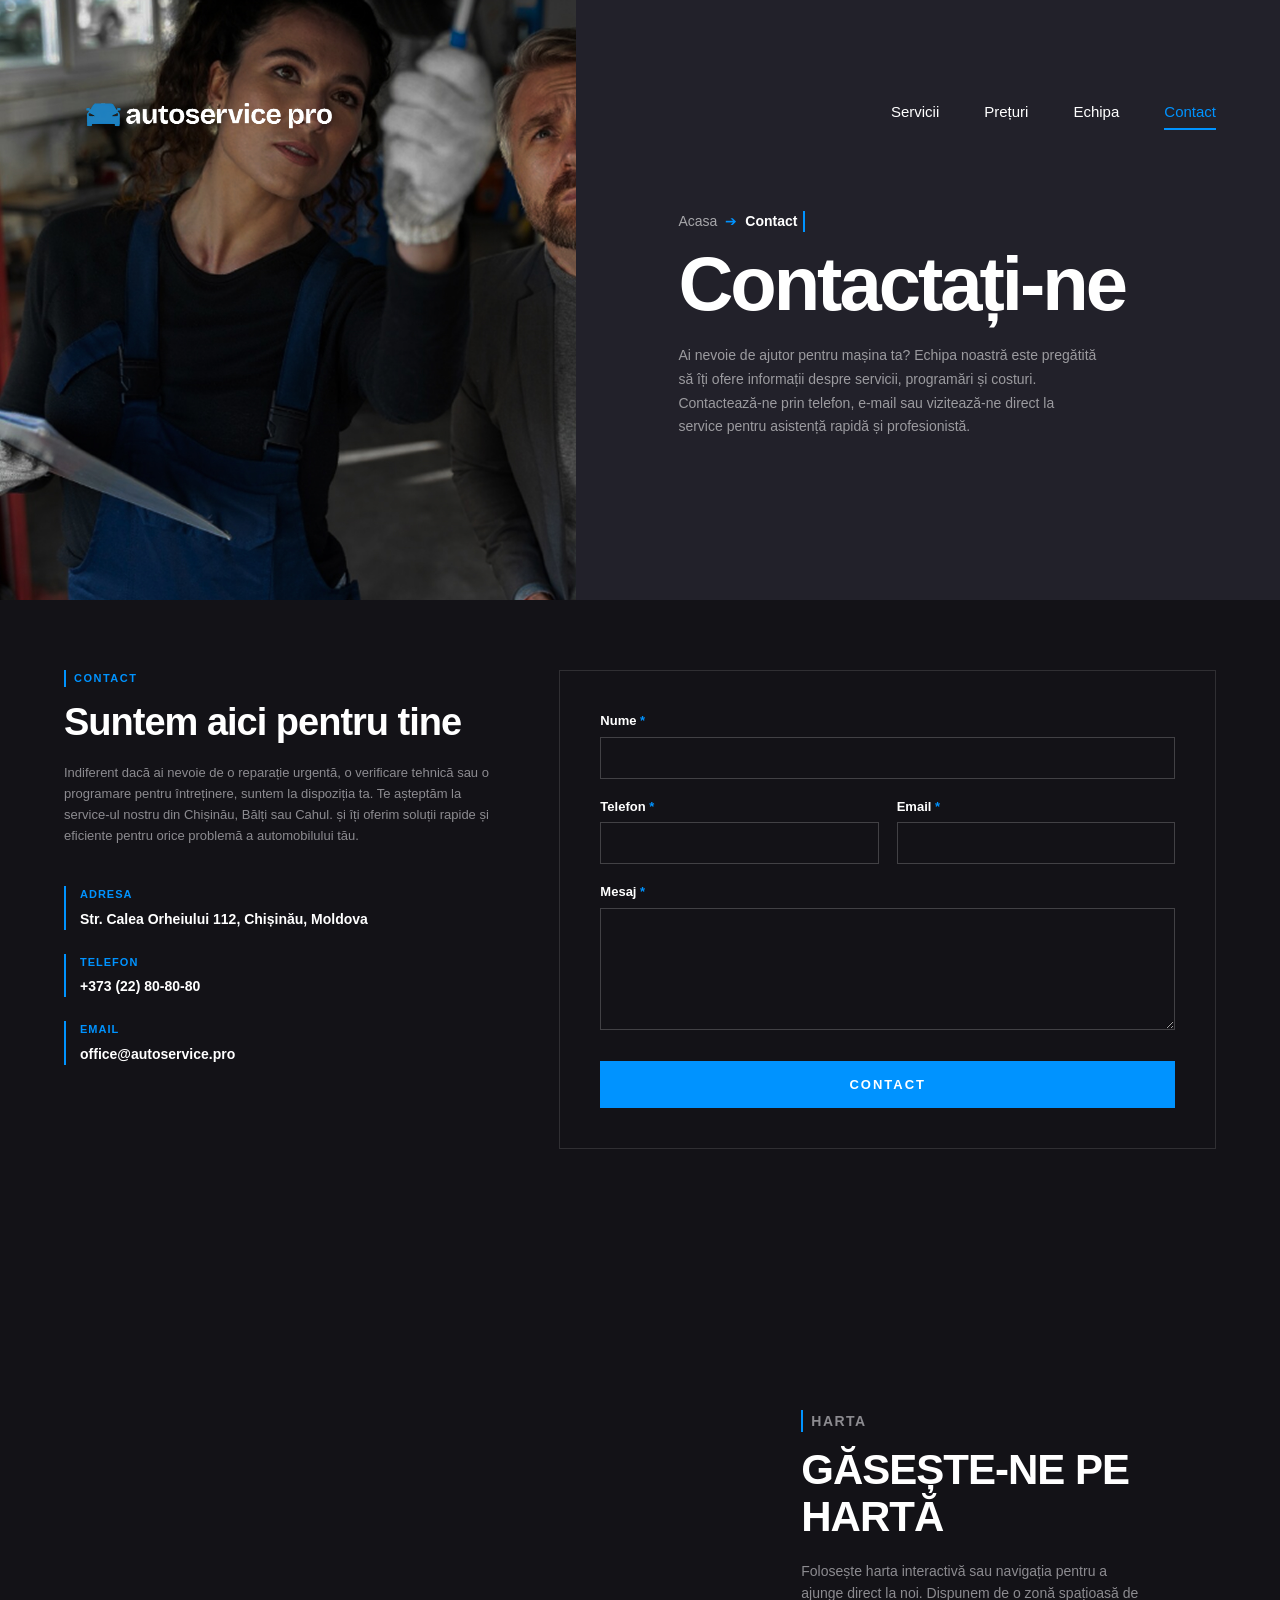
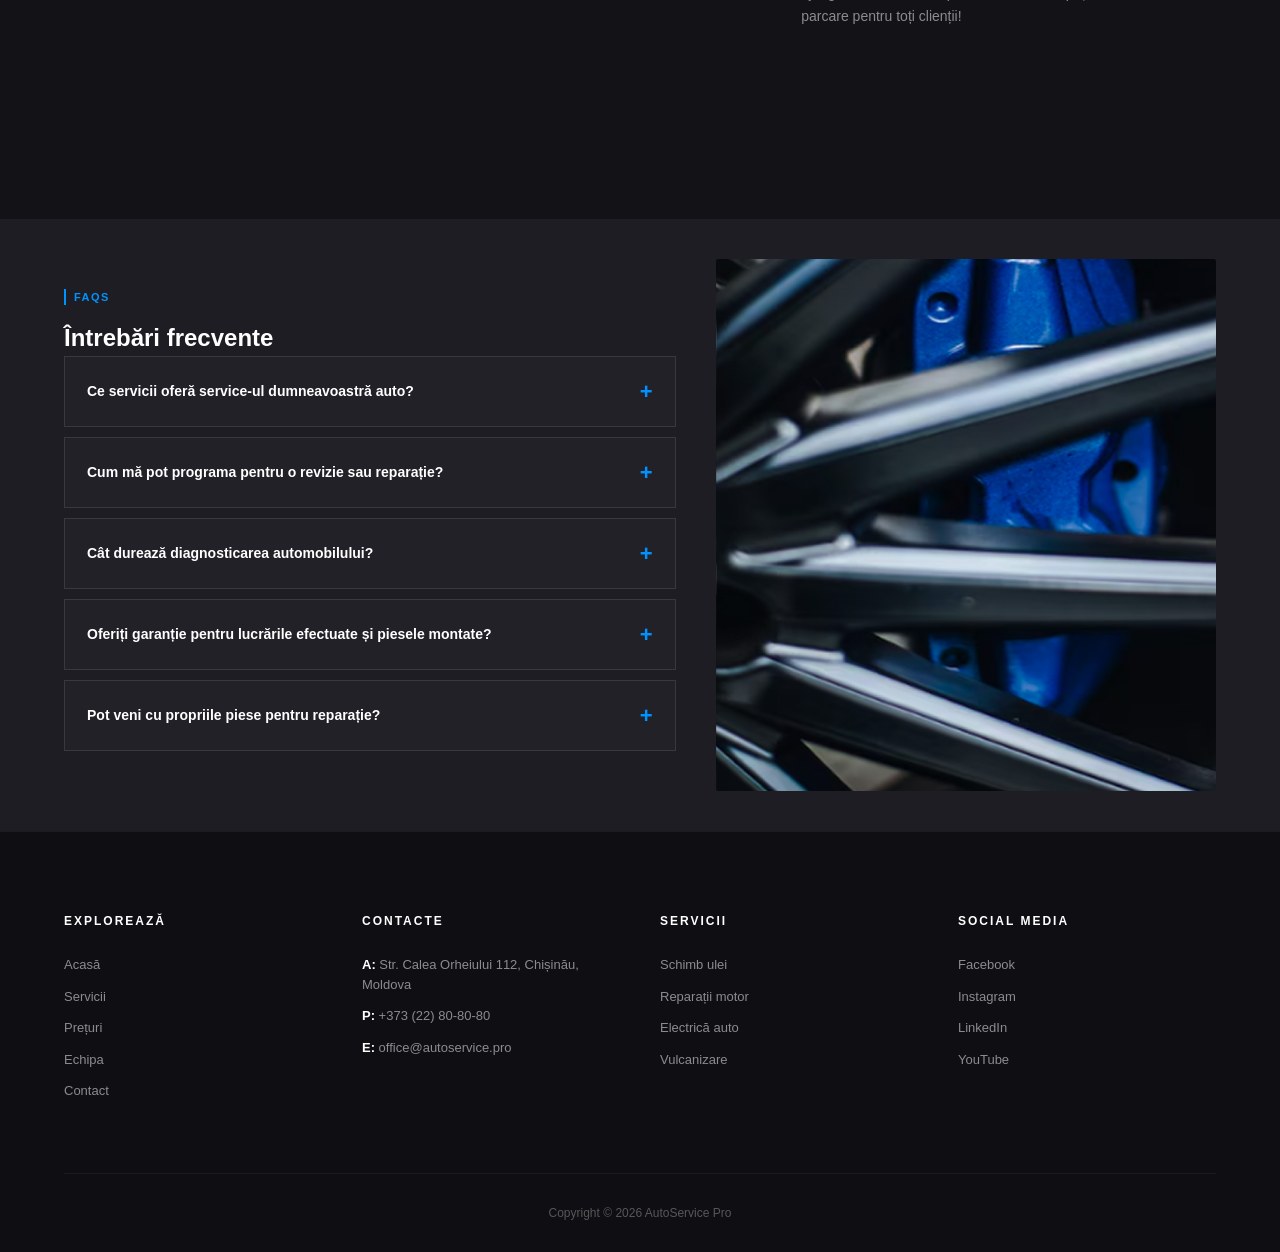
<file: pages/contact.html>
<!DOCTYPE html>
<html lang="ro">
<head>
    <meta charset="UTF-8">
    <meta name="viewport" content="width=device-width, initial-scale=1.0">
    <title>Contact - Autoservice Pro</title>
    <link rel="stylesheet" href="../css/style.css">
       <link rel="icon" href="../assets/icon.png">
</head>
<body class="contact-page-body">

    <header>
        <a href="../index.html" class="logo">
            <img src="../assets/logo.png" alt="Autoservice Pro Logo">
        </a>
        <nav>
            <a href="servicii.html">Servicii</a>
            <a href="preturi.html">Prețuri</a>            
            <a href="echipa.html">Echipa</a>
            <a href="contact.html" class="active">Contact</a>
        </nav>
            <button class="hamburger" id="hamburger" aria-label="Menu">
            <span></span>
            <span></span>
            <span></span>
        </button>
    </header>

    <main>

        <!-- ===== HERO ===== -->
        <section id="contact-hero">
            <div class="contact-hero-image"></div>
            <div class="contact-hero-content">
                <div class="breadcrumbs">
                    Acasa <span class="blue-arrow">➔</span> <span class="current-page">Contact</span>
                </div>
                <h1>Contactați-ne</h1>
                <p>Ai nevoie de ajutor pentru mașina ta? Echipa noastră este pregătită să îți ofere informații despre servicii, programări și costuri. Contactează-ne prin telefon, e-mail sau vizitează-ne direct la service pentru asistență rapidă și profesionistă.</p>
            </div>
        </section>
        <section id="contact-form-section">
            <div class="contact-container">

                <div class="contact-info-block">
                    <p class="section-tag-blue">CONTACT</p>
                    <h2>Suntem aici pentru tine</h2>
                    <p class="sub-message">Indiferent dacă ai nevoie de o reparație urgentă, o verificare 
                        tehnică sau o programare pentru întreținere, suntem la dispoziția ta. Te așteptăm la service-ul nostru din Chișinău, Bălți sau Cahul. și îți oferim soluții rapide și eficiente pentru orice problemă a automobilului tău.</p>

                    <div class="info-details-grid">
                        <div class="info-item full-width">
                            <span class="info-tag">ADRESA</span>
                            <p>Str. Calea Orheiului 112, Chișinău, Moldova</p>
                        </div>
                        <div class="info-item">
                            <span class="info-tag">TELEFON</span>
                            <p>+373 (22) 80-80-80</p>
                        </div>
                        <div class="info-item">
                            <span class="info-tag">EMAIL</span>
                            <p>office@autoservice.pro</p>
                        </div>
                    </div>
                </div>

                <div class="form-wrapper">
                    <form action="#" method="POST" class="custom-contact-form">
                        <div class="form-group">
                            <label for="name">Nume <span>*</span></label>
                            <input type="text" id="name" name="name" required autocomplete="off">
                        </div>

                        <div class="form-row">
                            <div class="form-group">
                                <label for="phone">Telefon <span>*</span></label>
                                <input type="tel" id="phone" name="phone" required autocomplete="off">
                            </div>
                            <div class="form-group">
                                <label for="email">Email <span>*</span></label>
                                <input type="email" id="email" name="email" required autocomplete="off">
                            </div>
                        </div>

                        <div class="form-group">
                            <label for="message">Mesaj <span>*</span></label>
                            <textarea id="message" name="message" rows="6" required></textarea>
                        </div>

                        <button type="submit" class="btn-submit-contact">CONTACT</button>
                    </form>
                </div>

            </div>
        </section>

        <section id="contact-map-section">
            <div class="map-container">
                <div class="google-map-wrapper">
                    <iframe
                        src="https://www.google.com/maps/embed?pb=!1m18!1m12!1m3!1d2718.3541604924193!2d28.843657776918663!3d47.05291242553754!2m3!1f0!2f0!3f0!3m2!1i1024!2i768!4f13.1!3m3!1m2!1s0x40cbd64fe09320b9%3A0x67db2bbfeb1a82f!2sStrada%20Calea%20Orheiului%20112%2C%20Chi%C8%99in%C4%83u!5e0!3m2!1sro!2smd!4v1718182000000!5m2!1sro!2smd"
                        width="100%"
                        height="480"
                        style="border:0;"
                        allowfullscreen=""
                        loading="lazy"
                        referrerpolicy="no-referrer-when-downgrade">
                    </iframe>
                </div>
                <div class="map-content-block">
                    <p class="section-tag-blue">HARTA</p>
                    <h2>GĂSEȘTE-NE PE HARTĂ</h2>
                    <p>Folosește harta interactivă sau navigația pentru a ajunge direct la noi. Dispunem de o zonă spațioasă de parcare pentru toți clienții!</p>
                </div>
            </div>
        </section>

        <!-- ===== FAQ ===== -->
        <section id="contact-faq-section">
            <div class="faq-container">

                <div class="faq-left">
                    <p class="section-tag-blue">FAQs</p>
                    <h2>Întrebări frecvente</h2>

                    <div class="accordion">

                        <div class="accordion-item">
                            <div class="accordion-header">
                                <span>Ce servicii oferă service-ul dumneavoastră auto?</span>
                                <span class="accordion-icon">+</span>
                            </div>
                            <div class="accordion-content">
                                Oferim diagnosticare, schimb ulei, reparații motor, electrică auto, frâne, suspensie și întreținere completă.
                            </div>
                        </div>

                        <div class="accordion-item">
                            <div class="accordion-header">
                                <span>Cum mă pot programa pentru o revizie sau reparație?</span>
                                <span class="accordion-icon">+</span>
                            </div>
                            <div class="accordion-content">
                                Ne puteți contacta telefonic, prin email sau completând formularul de pe această pagină.
                            </div>
                        </div>

                        <div class="accordion-item">
                            <div class="accordion-header">
                                <span>Cât durează diagnosticarea automobilului?</span>
                                <span class="accordion-icon">+</span>
                            </div>
                            <div class="accordion-content">
                                În majoritatea cazurilor diagnosticarea durează între 30 și 60 de minute.
                            </div>
                        </div>

                        <div class="accordion-item">
                            <div class="accordion-header">
                                <span>Oferiți garanție pentru lucrările efectuate și piesele montate?</span>
                                <span class="accordion-icon">+</span>
                            </div>
                            <div class="accordion-content">
                                Da, oferim garanție atât pentru lucrările efectuate, cât și pentru piesele montate.
                            </div>
                        </div>

                        <div class="accordion-item">
                            <div class="accordion-header">
                                <span>Pot veni cu propriile piese pentru reparație?</span>
                                <span class="accordion-icon">+</span>
                            </div>
                            <div class="accordion-content">
                                Da, însă recomandăm utilizarea pieselor verificate de specialiștii noștri.
                            </div>
                        </div>

                    </div>
                </div>

                <div class="faq-right-image"></div>

            </div>
        </section>

    </main>
<footer>
        <div class="footer-cols">
            <div class="footer-col">
                <h4>EXPLOREAZĂ</h4>
                <ul>
                    <li><a href="../index.html">Acasă</a></li>
                    <li><a href="servicii.html">Servicii</a></li>
                    <li><a href="preturi.html">Prețuri</a></li>
                    <li><a href="echipa.html">Echipa</a></li>
                    <li><a href="contact.html">Contact</a></li>
                </ul>
            </div>

            <div class="footer-col">
                <h4>CONTACTE</h4>
                <ul>
                    <li><strong>A:</strong> Str. Calea Orheiului 112, Chișinău, Moldova</li>
                    <li><strong>P:</strong> +373 (22) 80-80-80</li>
                    <li><strong>E:</strong> office@autoservice.pro</li>
                </ul>
            </div>

            <div class="footer-col">
                <h4>SERVICII</h4>
                <ul>
                    <li><a href="servicii.html">Schimb ulei</a></li>
                    <li><a href="servicii.html">Reparații motor</a></li>
                    <li><a href="servicii.html">Electrică auto</a></li>
                    <li><a href="servicii.html">Vulcanizare</a></li>
                </ul>
            </div>

            <div class="footer-col">
                <h4>SOCIAL MEDIA</h4>
                <ul>
                    <li><a href="#">Facebook</a></li>
                    <li><a href="#">Instagram</a></li>
                    <li><a href="#">LinkedIn</a></li>
                    <li><a href="#">YouTube</a></li>
                </ul>
            </div>
        </div>

        <div class="footer-bottom">
            <p>Copyright &copy; 2026 AutoService Pro</p>
        </div>
    </footer>
<script src="../js/main.js"></script>
</body>
</html>
</file>
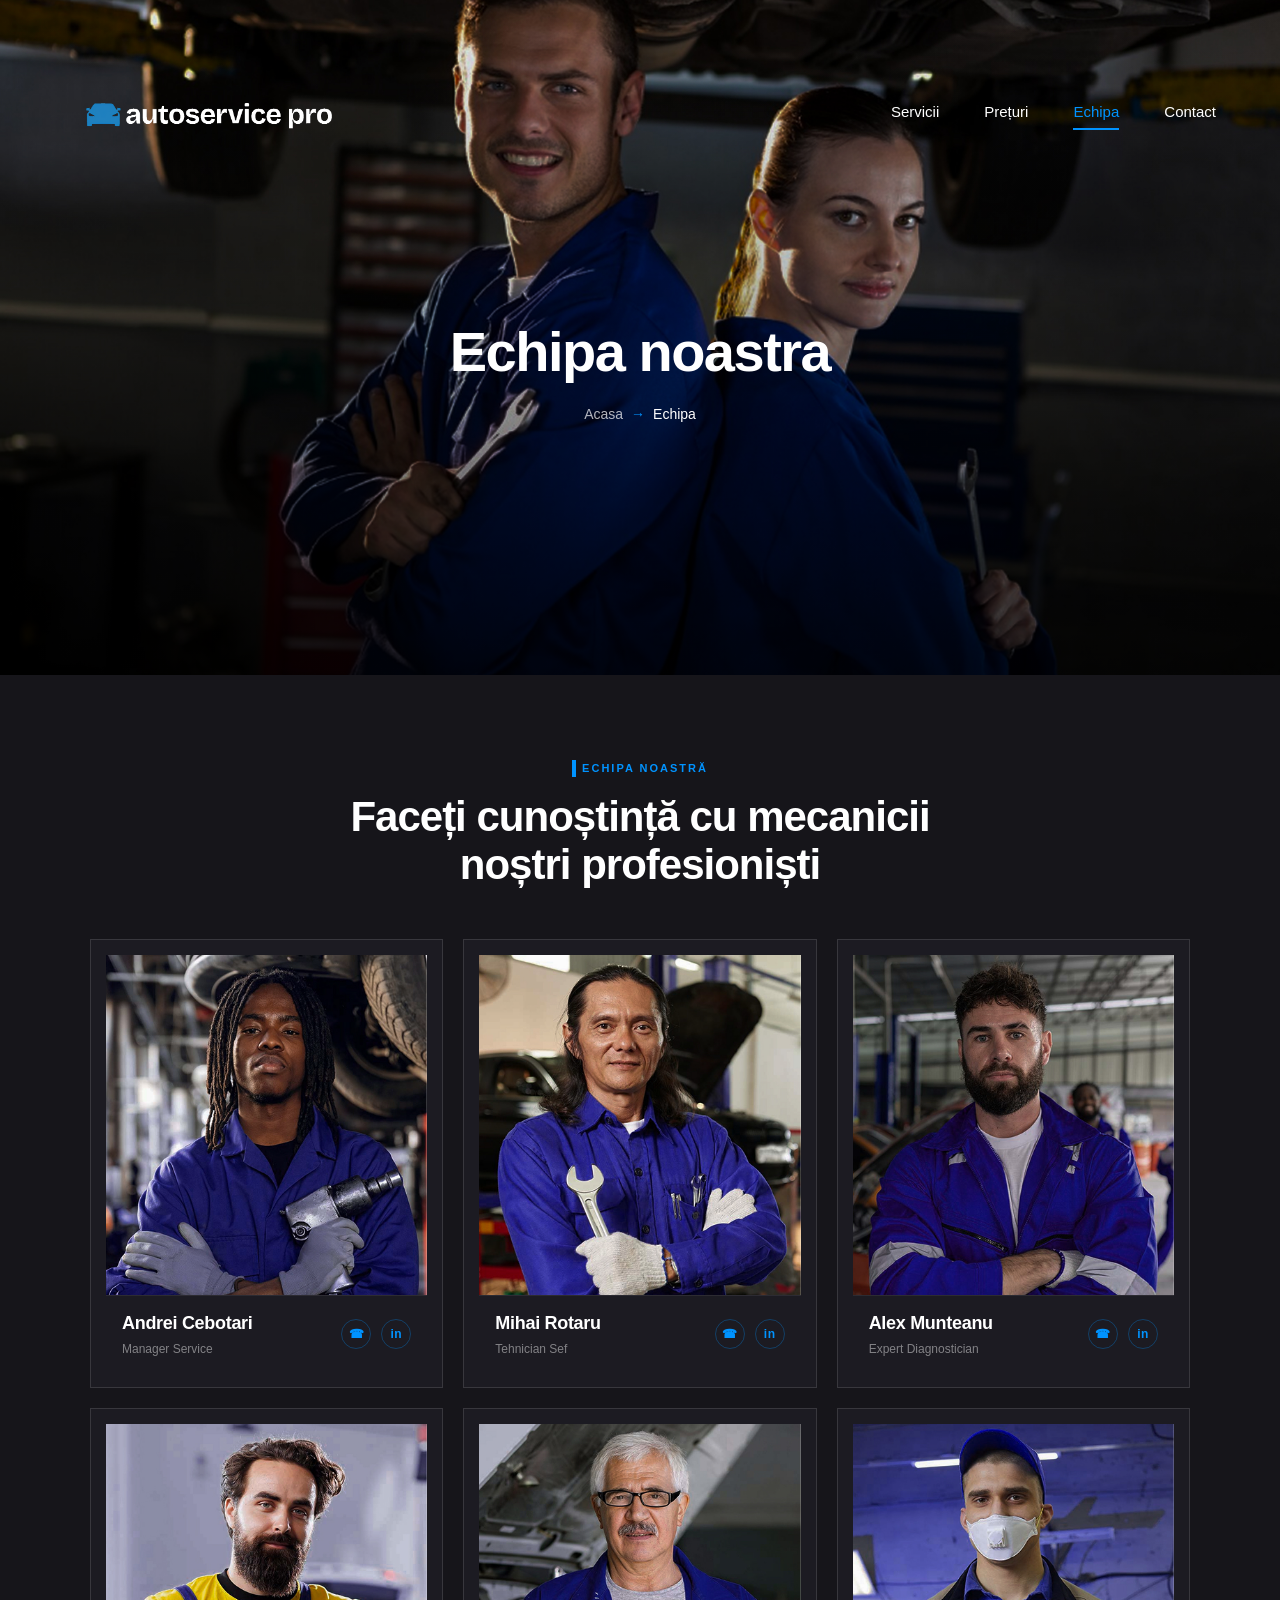
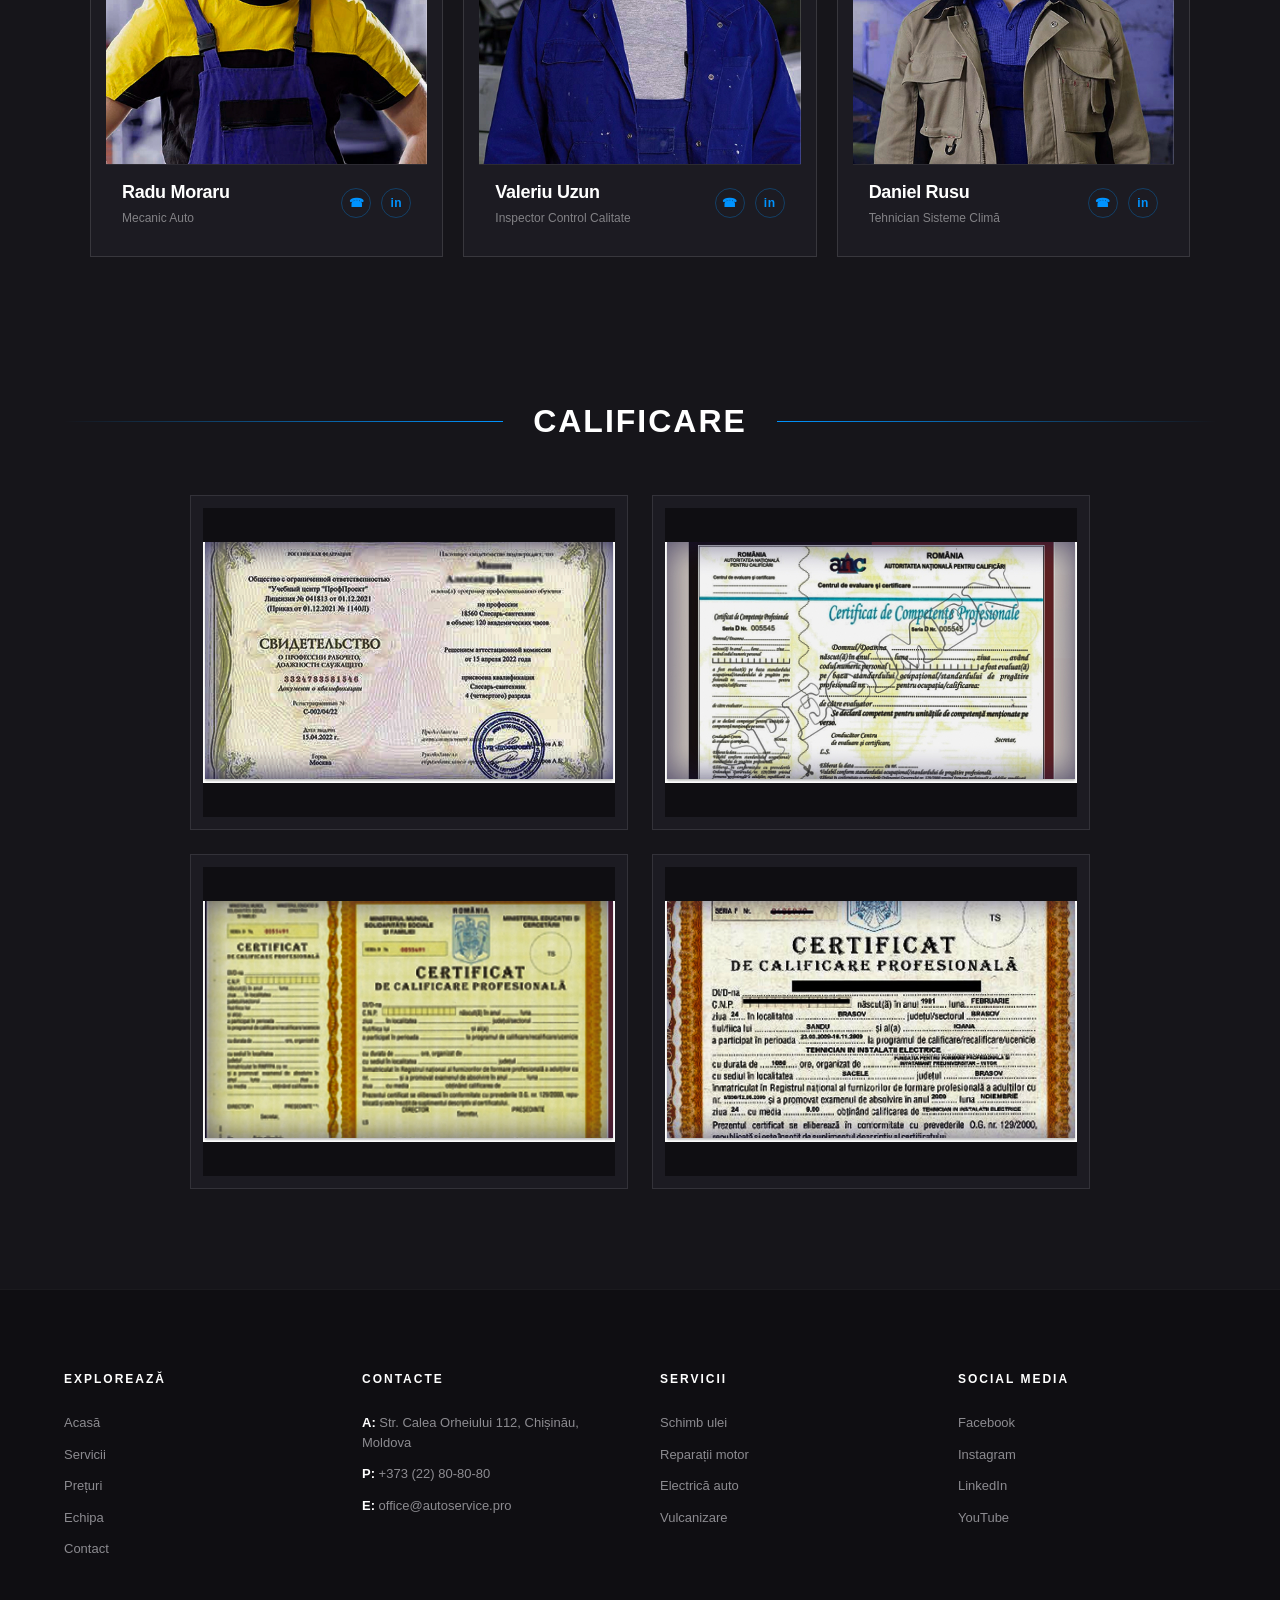
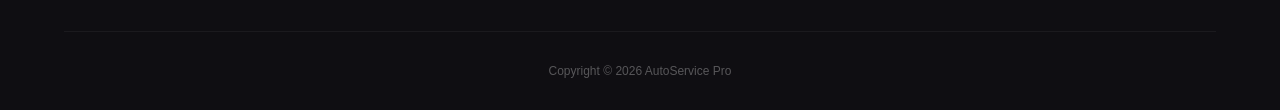
<file: pages/echipa.html>
<!DOCTYPE html>
<html lang="ro">
<head>
    <meta charset="UTF-8">
    <meta name="viewport" content="width=device-width, initial-scale=1.0">
    <title>Echipa noastră - Autoservice Pro</title>
    <link rel="stylesheet" href="../css/style.css">
       <link rel="icon" href="../assets/icon.png">
</head>
<body>

    <header>
        <a href="../index.html" class="logo">
            <img src="../assets/logo.png" alt="Autoservice Pro Logo">
        </a>
        <nav>
            <a href="servicii.html">Servicii</a>
            <a href="preturi.html">Prețuri</a>
            <a href="echipa.html" class="active">Echipa</a>
            <a href="contact.html">Contact</a>
        </nav>
            <button class="hamburger" id="hamburger" aria-label="Menu">
            <span></span>
            <span></span>
            <span></span>
        </button>
    </header>

    <main>

        <!-- ===== HERO ===== -->
        <section id="inner-hero" style="background: url('../assets/echipa-bg.jpg') no-repeat center center / cover;">
            <div class="inner-hero-content">
                <h1>Echipa noastra</h1>
                <div class="breadcrumbs">
                    <a href="../index.html">Acasa</a>
                    <span class="sep">→</span>
                    <span class="current">Echipa</span>
                </div>
            </div>
        </section>

        <!-- ===== TEAM ===== -->
        <section id="team-page">
            <div class="container-center">
                <p class="section-tag">ECHIPA NOASTRĂ</p>
                <h2>Faceți cunoștință cu mecanicii noștri profesioniști</h2>

                <div class="team-grid">

                    <div class="team-card">
                        <div class="member-image-wrapper">
                            <img src="../assets/team1.jpg" alt="Andrei Cebotari">
                        </div>
                        <div class="member-meta-box">
                            <div class="member-info">
                                <h3>Andrei Cebotari</h3>
                                <p class="position">Manager Service</p>
                            </div>
                            <div class="member-actions-panel">
                                <a href="tel:+" class="action-btn text-link">☎</a>
                                <a href="#" class="action-btn text-link">in</a>
                            </div>
                        </div>
                    </div>

                    <div class="team-card">
                        <div class="member-image-wrapper">
                            <img src="../assets/team2.jpg" alt="Mihai Rotaru">
                        </div>
                        <div class="member-meta-box">
                            <div class="member-info">
                                <h3>Mihai Rotaru</h3>
                                <p class="position">Tehnician Sef</p>
                            </div>
                            <div class="member-actions-panel">
                                <a href="tel:+" class="action-btn text-link">☎</a>
                                <a href="#" class="action-btn text-link">in</a>
                            </div>
                        </div>
                    </div>

                    <div class="team-card">
                        <div class="member-image-wrapper">
                            <img src="../assets/team3.jpg" alt="Alex Munteanu">
                        </div>
                        <div class="member-meta-box">
                            <div class="member-info">
                                <h3>Alex Munteanu</h3>
                                <p class="position">Expert Diagnostician</p>
                            </div>
                            <div class="member-actions-panel">
                                <a href="tel:+" class="action-btn text-link">☎</a>
                                <a href="#" class="action-btn text-link">in</a>
                            </div>
                        </div>
                    </div>

                    <div class="team-card">
                        <div class="member-image-wrapper">
                            <img src="../assets/team4.jpg" alt="Radu Moraru">
                        </div>
                        <div class="member-meta-box">
                            <div class="member-info">
                                <h3>Radu Moraru</h3>
                                <p class="position">Mecanic Auto</p>
                            </div>
                            <div class="member-actions-panel">
                                <a href="tel:+" class="action-btn text-link">☎</a>
                                <a href="#" class="action-btn text-link">in</a>
                            </div>
                        </div>
                    </div>

                    <div class="team-card">
                        <div class="member-image-wrapper">
                            <img src="../assets/team5.jpg" alt="Valeriu Uzun">
                        </div>
                        <div class="member-meta-box">
                            <div class="member-info">
                                <h3>Valeriu Uzun</h3>
                                <p class="position">Inspector Control Calitate</p>
                            </div>
                            <div class="member-actions-panel">
                                <a href="tel:+" class="action-btn text-link">☎</a>
                                <a href="#" class="action-btn text-link">in</a>
                            </div>
                        </div>
                    </div>

                    <div class="team-card">
                        <div class="member-image-wrapper">
                            <img src="../assets/team6.jpg" alt="Daniel Rusu">
                        </div>
                        <div class="member-meta-box">
                            <div class="member-info">
                                <h3>Daniel Rusu</h3>
                                <p class="position">Tehnician Sisteme Climă</p>
                            </div>
                            <div class="member-actions-panel">
                                <a href="tel:+" class="action-btn text-link">☎</a>
                                <a href="#" class="action-btn text-link">in</a>
                            </div>
                        </div>
                    </div>

                </div>
            </div>
        </section>

        <!-- ===== CALIFICARE ===== -->
        <section id="calificare">
            <div class="container-center">
                <h2 class="section-divider-title"><span>Calificare</span></h2>

                <div class="certificates-grid">
                    <div class="certificate-item">
                        <div class="cert-img-container">
                            <img src="../assets/cert1.jpg" alt="Certificat de Calificare">
                        </div>
                    </div>
                    <div class="certificate-item">
                        <div class="cert-img-container">
                            <img src="../assets/cert2.jpg" alt="Certificat de Competențe Profesionale">
                        </div>
                    </div>
                    <div class="certificate-item">
                        <div class="cert-img-container">
                            <img src="../assets/cert3.jpg" alt="Certificat de Calificare Profesională">
                        </div>
                    </div>
                    <div class="certificate-item">
                        <div class="cert-img-container">
                            <img src="../assets/cert4.jpg" alt="Certificat de Absolvire">
                        </div>
                    </div>
                </div>
            </div>
        </section>

    </main>

<footer>
        <div class="footer-cols">
            <div class="footer-col">
                <h4>EXPLOREAZĂ</h4>
                <ul>
                    <li><a href="../index.html">Acasă</a></li>
                    <li><a href="servicii.html">Servicii</a></li>
                    <li><a href="preturi.html">Prețuri</a></li>
                    <li><a href="echipa.html">Echipa</a></li>
                    <li><a href="contact.html">Contact</a></li>
                </ul>
            </div>

            <div class="footer-col">
                <h4>CONTACTE</h4>
                <ul>
                    <li><strong>A:</strong> Str. Calea Orheiului 112, Chișinău, Moldova</li>
                    <li><strong>P:</strong> +373 (22) 80-80-80</li>
                    <li><strong>E:</strong> office@autoservice.pro</li>
                </ul>
            </div>

            <div class="footer-col">
                <h4>SERVICII</h4>
                <ul>
                    <li><a href="servicii.html">Schimb ulei</a></li>
                    <li><a href="servicii.html">Reparații motor</a></li>
                    <li><a href="servicii.html">Electrică auto</a></li>
                    <li><a href="servicii.html">Vulcanizare</a></li>
                </ul>
            </div>

            <div class="footer-col">
                <h4>SOCIAL MEDIA</h4>
                <ul>
                    <li><a href="#">Facebook</a></li>
                    <li><a href="#">Instagram</a></li>
                    <li><a href="#">LinkedIn</a></li>
                    <li><a href="#">YouTube</a></li>
                </ul>
            </div>
        </div>

        <div class="footer-bottom">
            <p>Copyright &copy; 2026 AutoService Pro</p>
        </div>
    </footer>
<script src="../js/main.js"></script>
</body>
</html>
</file>
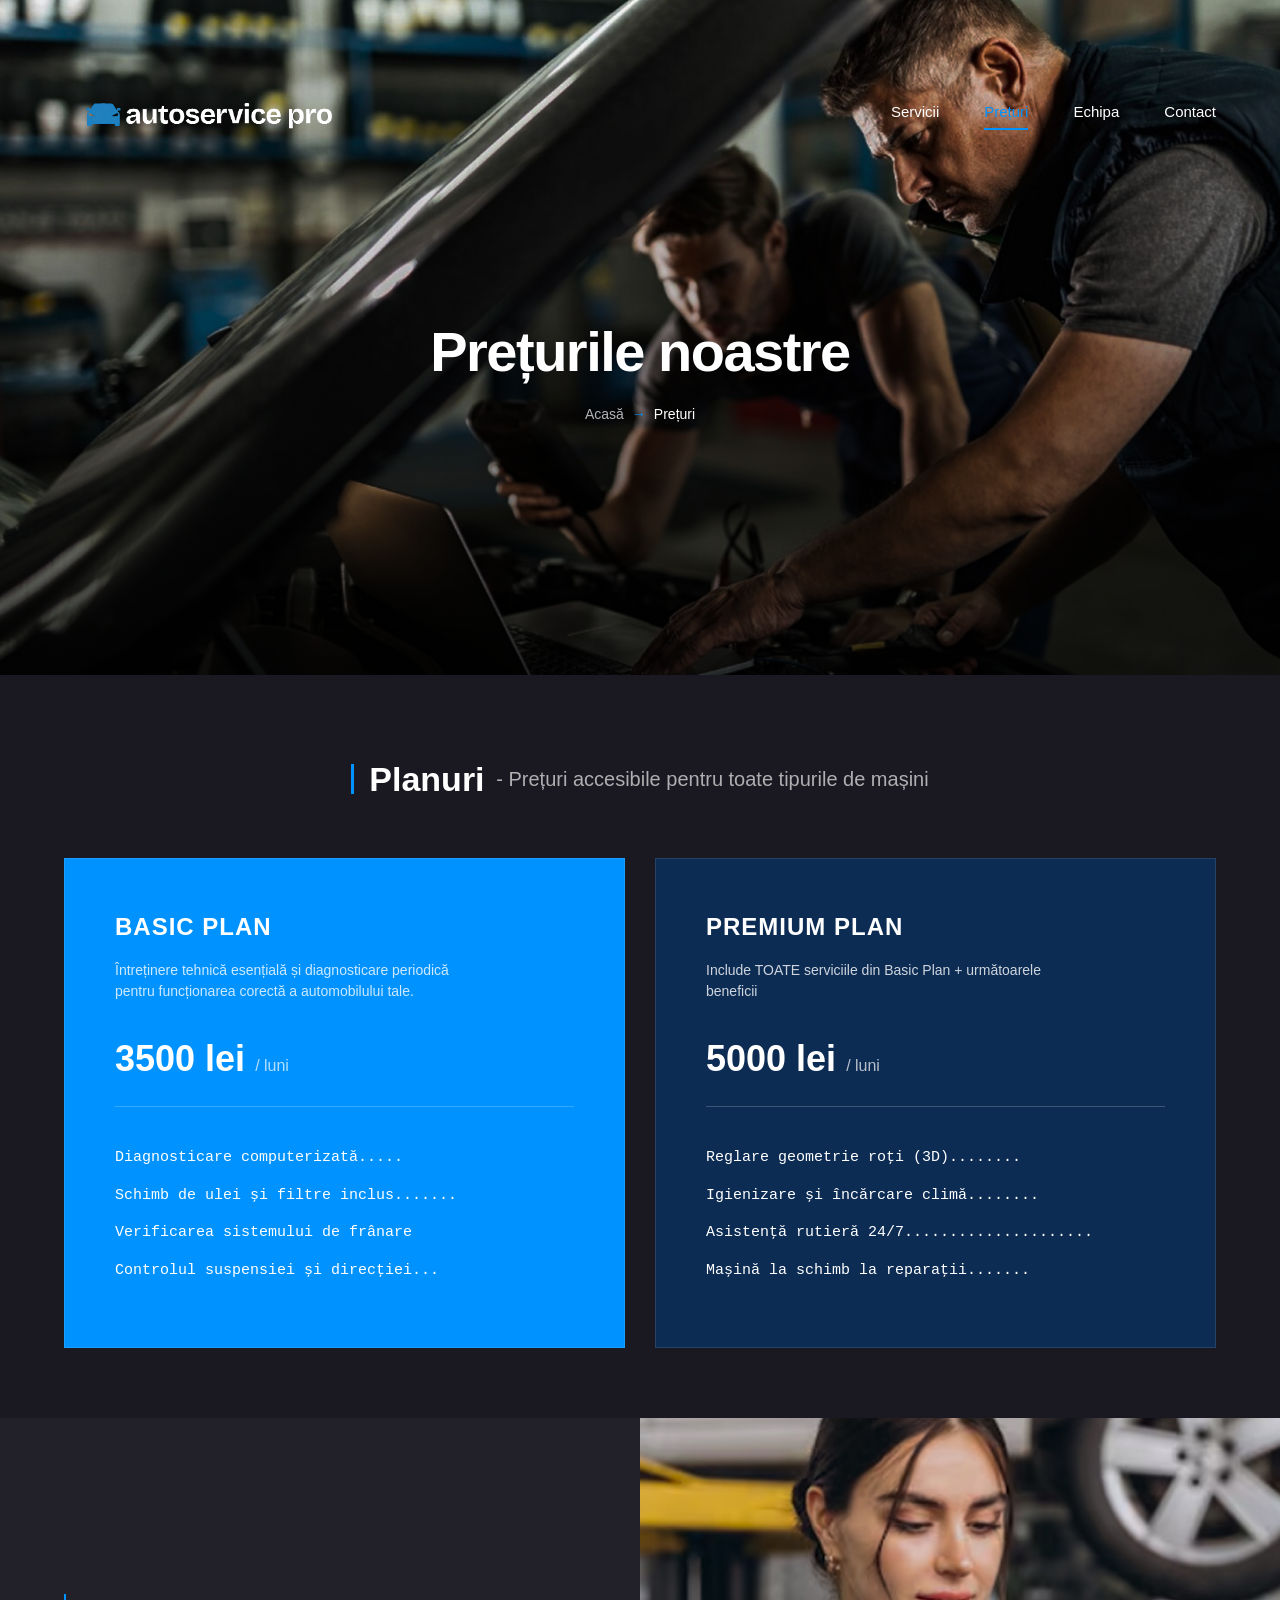
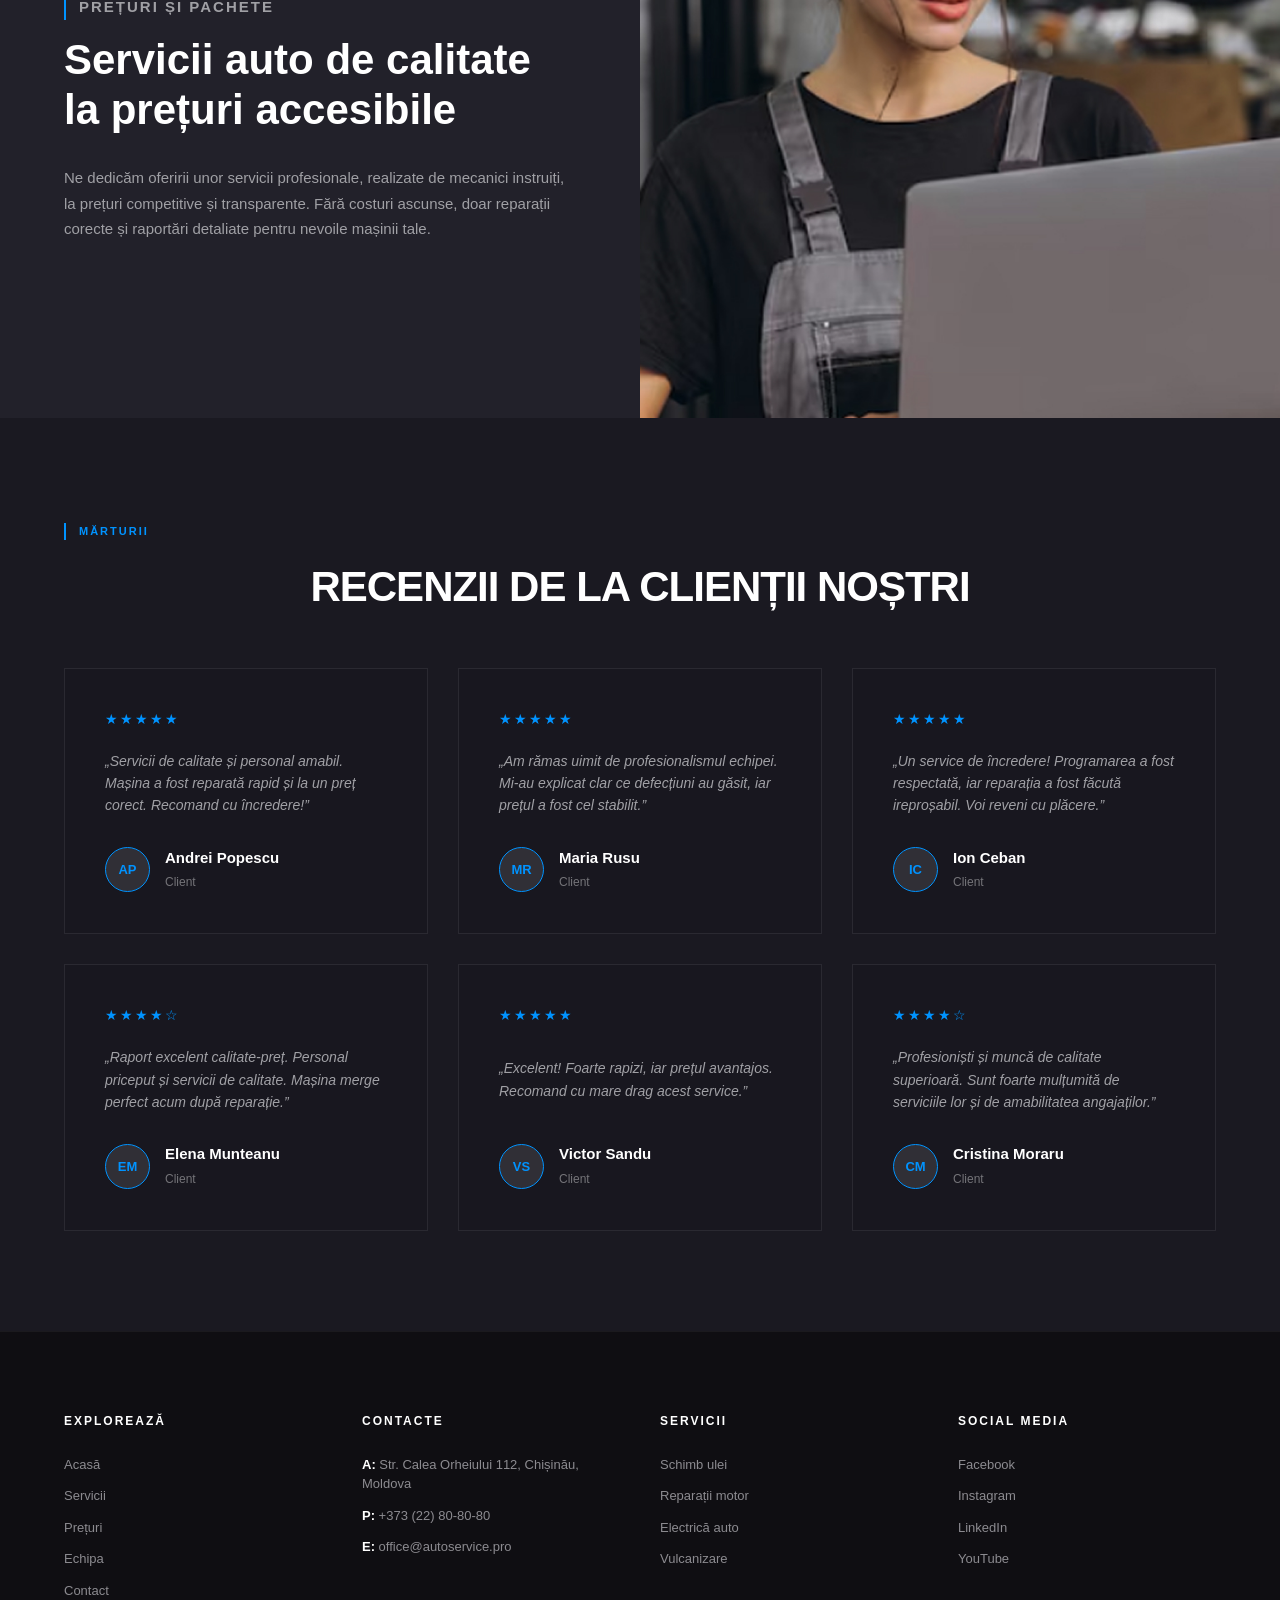
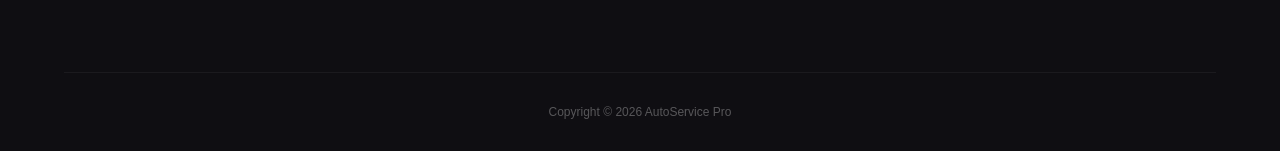
<file: pages/preturi.html>
<!DOCTYPE html>
<html lang="ro">
<head>
    <meta charset="UTF-8">
    <meta name="viewport" content="width=device-width, initial-scale=1.0">
    <title>Prețuri - Autoservice Pro</title>
    <link rel="stylesheet" href="../css/style.css">
       <link rel="icon" href="../assets/icon.png">
</head>
<body>

    <header>
        <a href="../index.html" class="logo">
            <img src="../assets/logo.png" alt="Autoservice Pro Logo">
        </a>
        <nav>
            <a href="servicii.html">Servicii</a>
            <a href="preturi.html">Prețuri </a>            
            <a href="echipa.html">Echipa</a>
            <a href="contact.html">Contact</a>
        </nav>
            <button class="hamburger" id="hamburger" aria-label="Menu">
            <span></span>
            <span></span>
            <span></span>
        </button>
    </header>

    <main>
     <section id="inner-hero" style="background: url('../assets/preturi-bg.jpg') no-repeat center center / cover;">
    <div class="inner-hero-content">
        <h1>Prețurile noastre</h1>
        <div class="breadcrumbs">
            <a href="../index.html">Acasă</a> <span class="sep">→</span> <span class="current">Prețuri</span>
        </div>
    </div>
</section>

      <section id="pricing-plans">
    <div class="container-center">

        <h2 class="pricing-main-title">
            <span class="title-accent">Planuri</span>
            <span class="title-text">- Prețuri accesibile pentru toate tipurile de mașini</span>
        </h2>

        <div class="plans-grid">
            <div class="plan-card basic">
                <h3>Basic Plan</h3>
                <p class="plan-desc">Întreținere tehnică esențială și diagnosticare periodică pentru funcționarea corectă a automobilului tale.</p>
                <div class="price">3500 lei <span>/ luni</span></div>
                <ul class="plan-features">
                    <li>Diagnosticare computerizată.....</li>
                    <li>Schimb de ulei și filtre inclus.......</li>
                    <li>Verificarea sistemului de frânare</li>
                    <li>Controlul suspensiei și direcției...</li>
                </ul>
            </div>

            <div class="plan-card premium">
                <h3>Premium Plan</h3>
                <p class="plan-desc">Include TOATE serviciile din Basic Plan + următoarele beneficii</p>
                <div class="price">5000 lei <span>/ luni</span></div>
                <ul class="plan-features">
                    <li>Reglare geometrie roți (3D)........</li>
                    <li>Igienizare și încărcare climă........</li>
                    <li>Asistență rutieră 24/7.....................</li>
                    <li>Mașină la schimb la reparații.......</li>
                </ul>
            </div>
        </div>
    </div>
</section>
        <section id="pricing-about">
            <div class="pricing-about-container">
                <div class="pricing-about-content">
                    <p class="section-tag">Prețuri și pachete</p>
                    <h2>Servicii auto de calitate la prețuri accesibile</h2>
                    <p>Ne dedicăm oferirii unor servicii profesionale, realizate de mecanici instruiți, la prețuri competitive și transparente. Fără costuri ascunse, doar reparații corecte și raportări detaliate pentru nevoile mașinii tale.</p>
                </div>
                <div class="pricing-about-image">
                    <img src="../assets/pricing-master.jpg" alt="Mecanic auto cu laptop">
                </div>
            </div>
        </section>

        <section id="reviews">
            <div class="container-center">
                <p class="section-tag">Mărturii</p>
                <h2 class="center-title">Recenzii de la clienții noștri</h2>
                
                <div class="reviews-grid">
                    <div class="review-card">
                        <div class="stars">★★★★★</div>
                        <p class="review-text">„Servicii de calitate și personal amabil. Mașina a fost reparată rapid și la un preț corect. Recomand cu încredere!”</p>
                        <div class="user-info">
                            <div class="user-avatar">AP</div>
                            <div>
                                <h4>Andrei Popescu</h4>
                                <span class="user-role">Client</span>
                            </div>
                        </div>
                    </div>

                    <div class="review-card">
                        <div class="stars">★★★★★</div>
                        <p class="review-text">„Am rămas uimit de profesionalismul echipei. Mi-au explicat clar ce defecțiuni au găsit, iar prețul a fost cel stabilit.”</p>
                        <div class="user-info">
                            <div class="user-avatar">MR</div>
                            <div>
                                <h4>Maria Rusu</h4>
                                <span class="user-role">Client</span>
                            </div>
                        </div>
                    </div>

                    <div class="review-card">
                        <div class="stars">★★★★★</div>
                        <p class="review-text">„Un service de încredere! Programarea a fost respectată, iar reparația a fost făcută ireproșabil. Voi reveni cu plăcere.”</p>
                        <div class="user-info">
                            <div class="user-avatar">IC</div>
                            <div>
                                <h4>Ion Ceban</h4>
                                <span class="user-role">Client</span>
                            </div>
                        </div>
                    </div>

                    <div class="review-card">
                        <div class="stars">★★★★☆</div>
                        <p class="review-text">„Raport excelent calitate-preț. Personal priceput și servicii de calitate. Mașina merge perfect acum după reparație.”</p>
                        <div class="user-info">
                            <div class="user-avatar">EM</div>
                            <div>
                                <h4>Elena Munteanu</h4>
                                <span class="user-role">Client</span>
                            </div>
                        </div>
                    </div>

                    <div class="review-card">
                        <div class="stars">★★★★★</div>
                        <p class="review-text">„Excelent! Foarte rapizi, iar prețul avantajos. Recomand cu mare drag acest service.”</p>
                        <div class="user-info">
                            <div class="user-avatar">VS</div>
                            <div>
                                <h4>Victor Sandu</h4>
                                <span class="user-role">Client</span>
                            </div>
                        </div>
                    </div>

                    <div class="review-card">
                        <div class="stars">★★★★☆</div>
                        <p class="review-text">„Profesioniști și muncă de calitate superioară. Sunt foarte mulțumită de serviciile lor și de amabilitatea angajaților.”</p>
                        <div class="user-info">
                            <div class="user-avatar">CM</div>
                            <div>
                                <h4>Cristina Moraru</h4>
                                <span class="user-role">Client</span>
                            </div>
                        </div>
                    </div>
                </div>
            </div>
        </section>
    </main>

  <footer>
        <div class="footer-cols">
            <div class="footer-col">
                <h4>EXPLOREAZĂ</h4>
                <ul>
                    <li><a href="../index.html">Acasă</a></li>
                    <li><a href="servicii.html">Servicii</a></li>
                    <li><a href="preturi.html">Prețuri</a></li>
                    <li><a href="echipa.html">Echipa</a></li>
                    <li><a href="contact.html">Contact</a></li>
                </ul>
            </div>

            <div class="footer-col">
                <h4>CONTACTE</h4>
                <ul>
                    <li><strong>A:</strong> Str. Calea Orheiului 112, Chișinău, Moldova</li>
                    <li><strong>P:</strong> +373 (22) 80-80-80</li>
                    <li><strong>E:</strong> office@autoservice.pro</li>
                </ul>
            </div>

            <div class="footer-col">
                <h4>SERVICII</h4>
                <ul>
                    <li><a href="servicii.html">Schimb ulei</a></li>
                    <li><a href="servicii.html">Reparații motor</a></li>
                    <li><a href="servicii.html">Electrică auto</a></li>
                    <li><a href="servicii.html">Vulcanizare</a></li>
                </ul>
            </div>

            <div class="footer-col">
                <h4>SOCIAL MEDIA</h4>
                <ul>
                    <li><a href="#">Facebook</a></li>
                    <li><a href="#">Instagram</a></li>
                    <li><a href="#">LinkedIn</a></li>
                    <li><a href="#">YouTube</a></li>
                </ul>
            </div>
        </div>

        <div class="footer-bottom">
            <p>Copyright &copy; 2026 AutoService Pro</p>
        </div>
    </footer>
<script src="../js/main.js"></script>
</body>
</html>
</file>
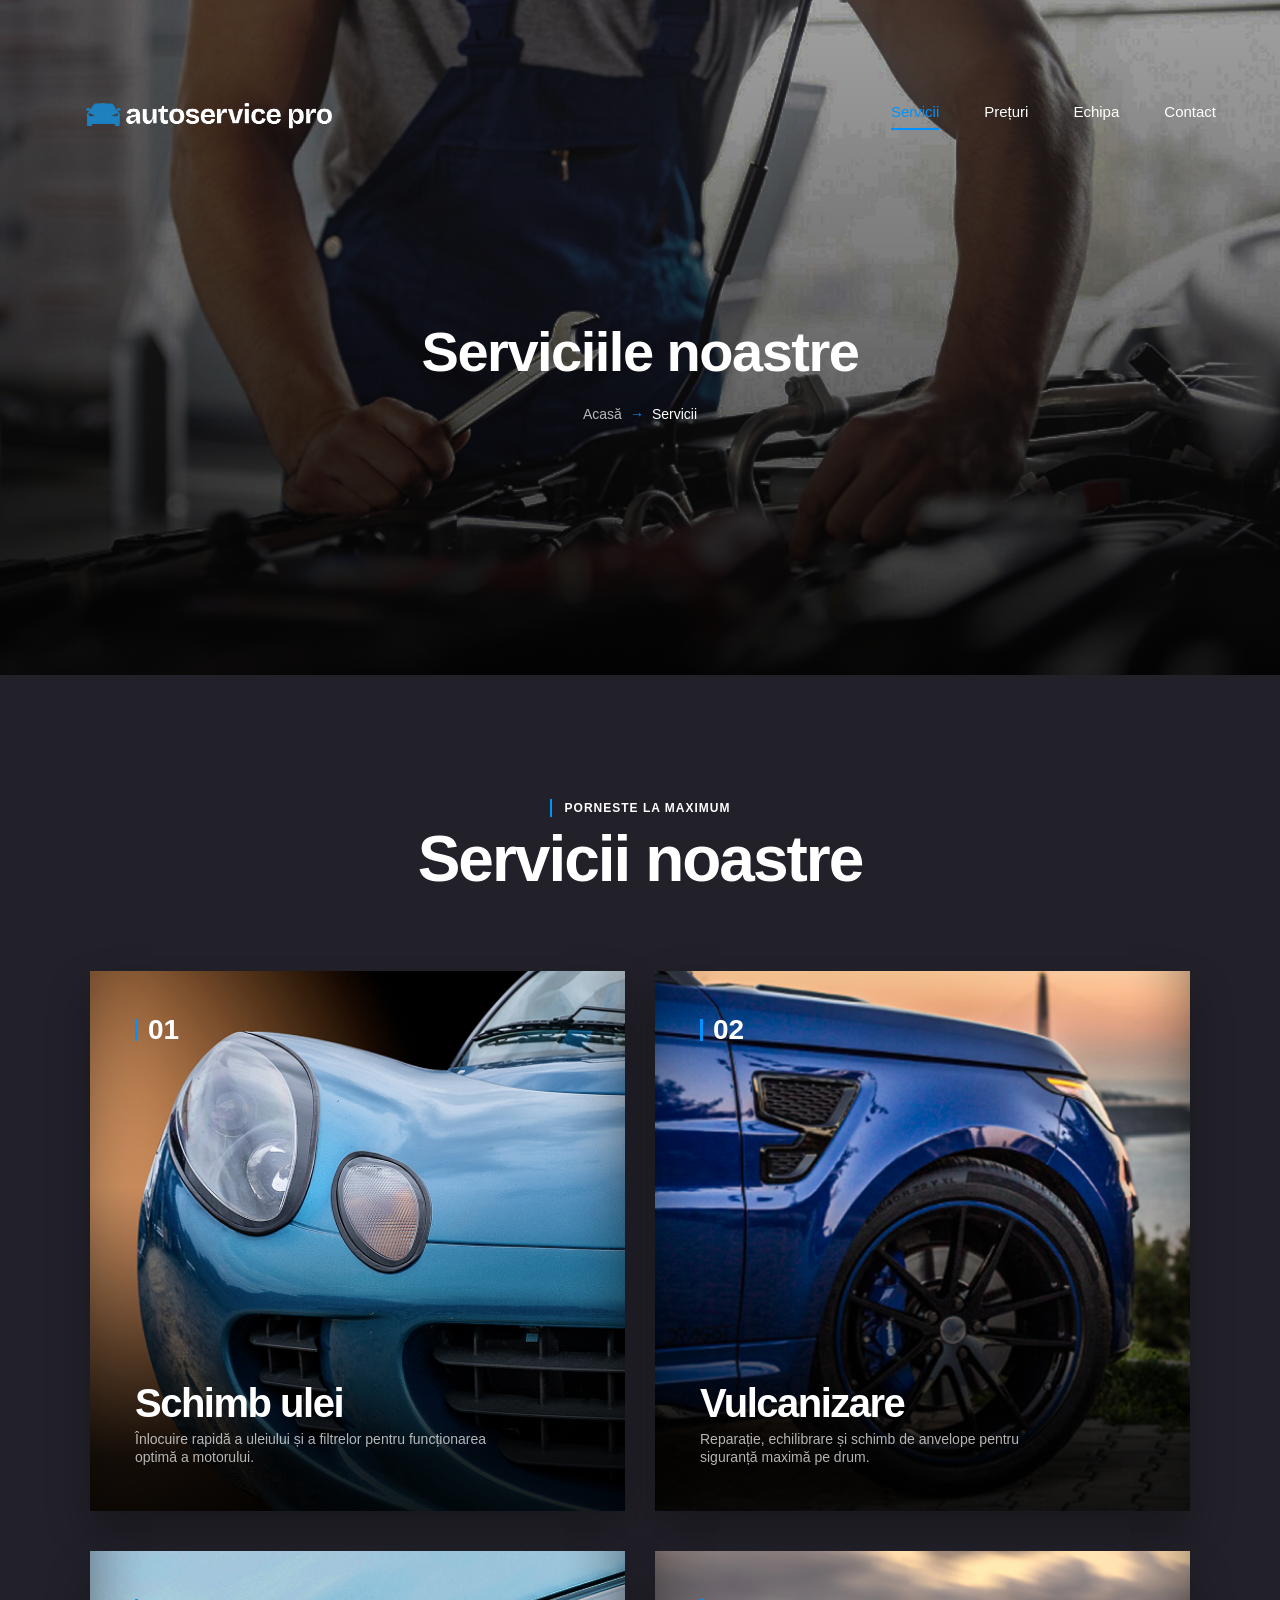
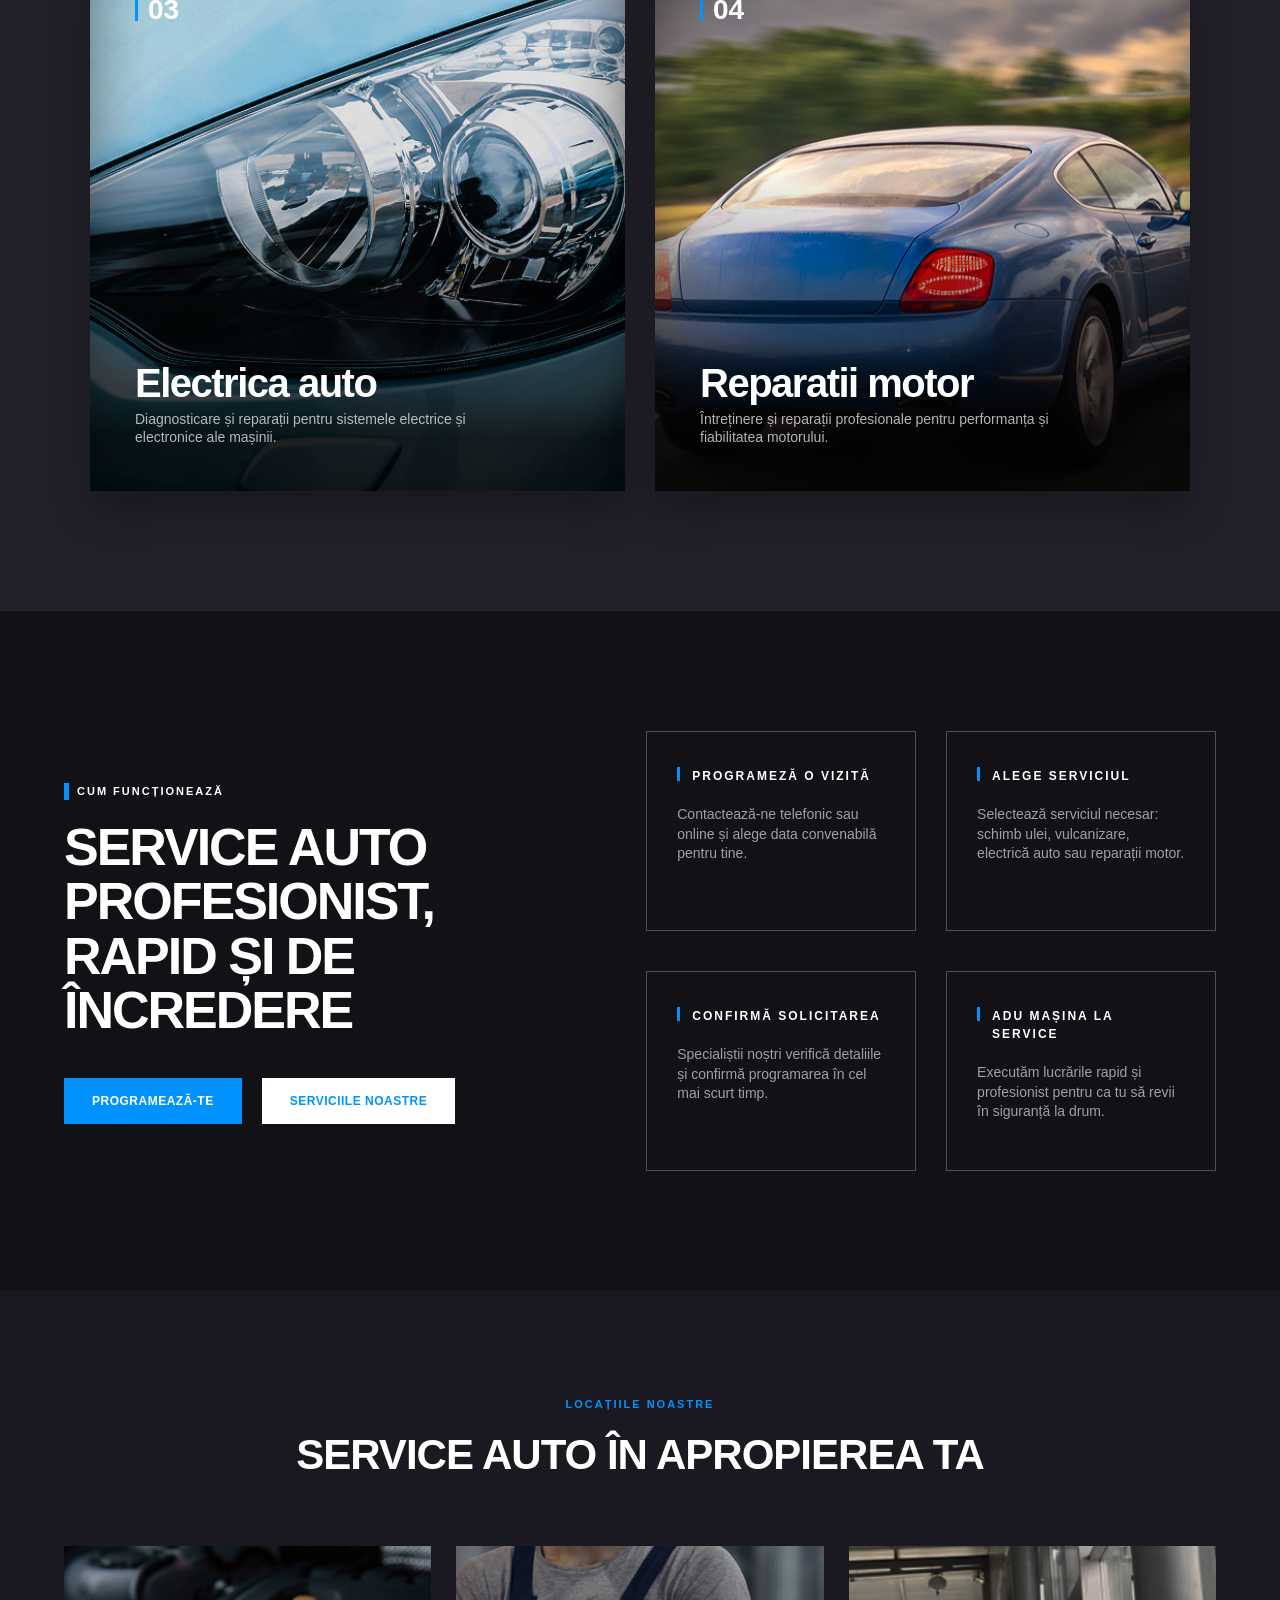
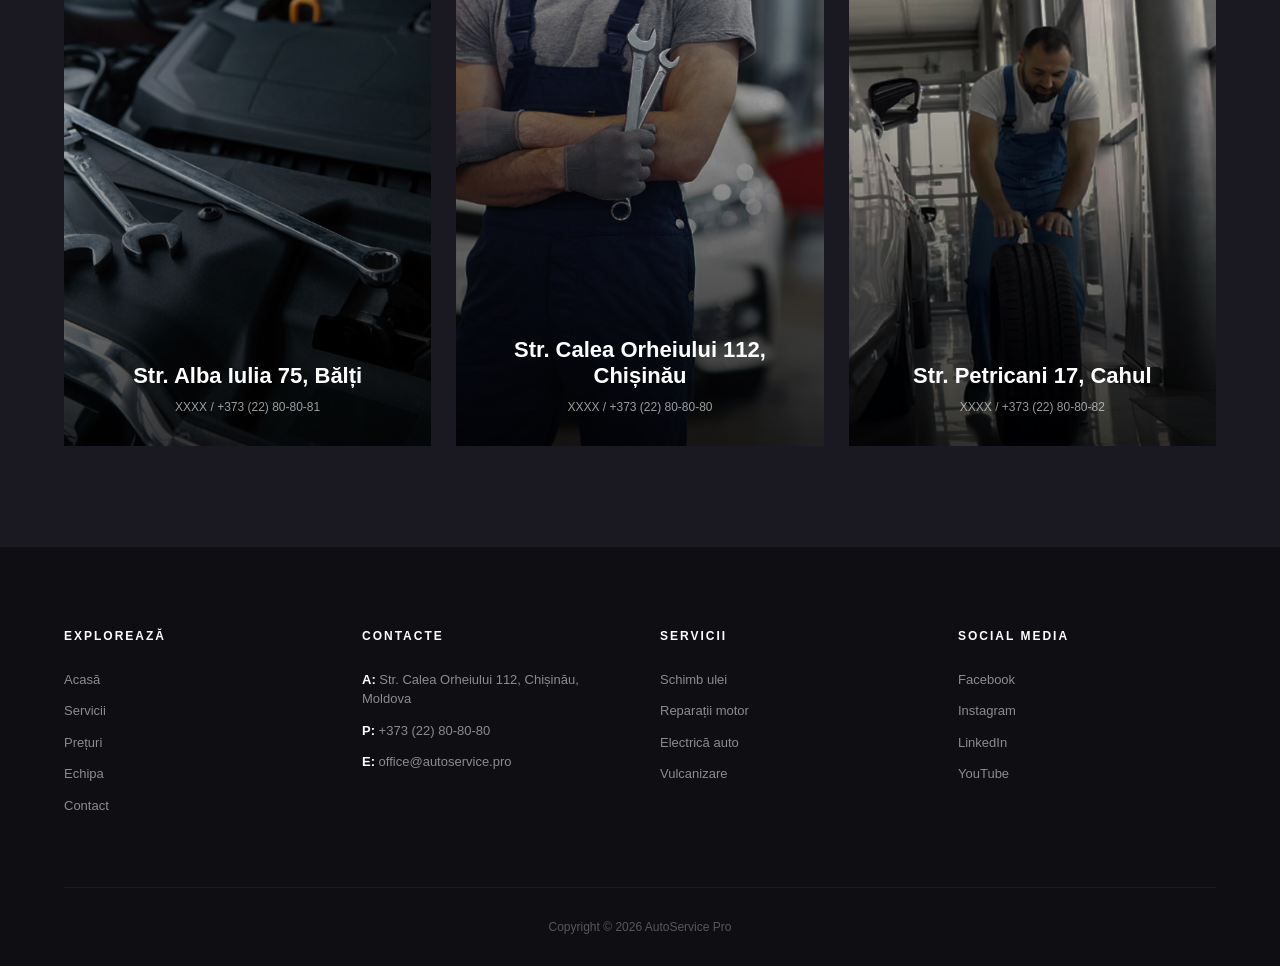
<file: pages/servicii.html>
<!DOCTYPE html>
<html lang="ro">
<head>
    <meta charset="UTF-8">
    <meta name="viewport" content="width=device-width, initial-scale=1.0">
    <title>Servicii - Autoservice Pro</title>
    <link rel="stylesheet" href="../css/style.css">
       <link rel="icon" href="../assets/icon.png">
</head>
<body>

    <header>
        <a href="../index.html" class="logo">
            <img src="../assets/logo.png" alt="Autoservice Pro Logo">
        </a>
        <nav>
            <a href="servicii.html">Servicii </a>
            <a href="preturi.html">Prețuri</a>            
            <a href="echipa.html">Echipa</a>
            <a href="contact.html">Contact</a>
        </nav>
            <button class="hamburger" id="hamburger" aria-label="Menu">
            <span></span>
            <span></span>
            <span></span>
        </button>
    </header>

    <main>
  <section id="inner-hero" style="background: url('../assets/servicii-bg.jpg') no-repeat center center / cover;">
    <div class="inner-hero-content">
        <h1>Serviciile noastre</h1>
        <div class="breadcrumbs">
            <a href="../index.html">Acasă</a> <span class="sep">→</span> <span class="current">Servicii</span>
        </div>
    </div>
</section>

       <section id="services-page">
    <div class="container-center">
        <p class="section-tag">Porneste la maximum</p>
        <h2>Servicii noastre</h2>
        
        <div class="services-grid">
            <div class="service-card" style="background-image: url('../assets/s1.jpg');">
                <div class="card-overlay"></div>
                <span class="card-number">01</span>
                <div class="card-text">
                    <h3>Schimb ulei</h3>
                    <p>Înlocuire rapidă a uleiului și a filtrelor pentru funcționarea optimă a motorului.</p>
                </div>
            </div>

            <div class="service-card" style="background-image: url('../assets/s2.jpg');">
                <div class="card-overlay"></div>
                <span class="card-number">02</span>
                <div class="card-text">
                    <h3>Vulcanizare</h3>
                    <p>Reparație, echilibrare și schimb de anvelope pentru siguranță maximă pe drum.</p>
                </div>
            </div>

            <div class="service-card" style="background-image: url('../assets/s3.jpg');">
                <div class="card-overlay"></div>
                <span class="card-number">03</span>
                <div class="card-text">
                    <h3>Electrica auto</h3>
                    <p>Diagnosticare și reparații pentru sistemele electrice și electronice ale mașinii.</p>
                </div>
            </div>

     
            <div class="service-card" style="background-image: url('../assets/s4.jpg');">
                <div class="card-overlay"></div>
                <span class="card-number">04</span>
                <div class="card-text">
                    <h3>Reparatii motor</h3>
                    <p>Întreținere și reparații profesionale pentru performanța și fiabilitatea motorului.</p>
                </div>
            </div>
        </div>
    </div>
</section>

      <section id="info-steps">
    <div class="info-steps-container">
        <!-- Левая часть с брутальным заголовоком -->
        <div class="info-steps-left">
            <p class="section-tag">Cum funcționează</p>
            <h2>Service auto profesionist, rapid și de încredere</h2>
            <div class="info-buttons">
                <a href="contact.html" class="btn-primary">Programează-te</a>
                <a href="servicii.html" class="btn-white">Serviciile noastre</a>
            </div>
        </div>
        
        <!-- Правая часть: рамочные блоки 2х2 -->
        <div class="info-steps-right">
            <!-- Первый ряд шагов -->
            <div class="steps-row">
                <div class="step-box">
                    <p class="feature-tag">Programeză o vizită</p>
                    <p>Contactează-ne telefonic sau online și alege data convenabilă pentru tine.</p>
                </div>
                <div class="step-box">
                    <p class="feature-tag">Alege serviciul</p>
                    <p>Selectează serviciul necesar: schimb ulei, vulcanizare, electrică auto sau reparații motor.</p>
                </div>
            </div>
            
            <!-- Второй ряд шагов -->
            <div class="steps-row">
                <div class="step-box">
                    <p class="feature-tag">Confirmă solicitarea</p>
                    <p>Specialiștii noștri verifică detaliile și confirmă programarea în cel mai scurt timp.</p>
                </div>
                <div class="step-box">
                    <p class="feature-tag">Adu mașina la service</p>
                    <p>Executăm lucrările rapid și profesionist pentru ca tu să revii în siguranță la drum.</p>
                </div>
            </div>
        </div>
    </div>
</section>

        <section id="locations">
            <div class="container-center">
                <p class="section-tag">Locațiile noastre</p>
                <h2 class="center-title">SERVICE AUTO ÎN APROPIEREA TA</h2>
                
                <div class="locations-grid">
                    <div class="location-card" style="background-image: url('../assets/loc1.jpg');">
                        <div class="location-overlay"></div>
                        <div class="location-content">
                            <h3>Str. Alba Iulia 75, Bălți</h3>
                            <p>XХХХ / +373 (22) 80-80-81</p>
                        </div>
                    </div>
                    <div class="location-card" style="background-image: url('../assets/loc2.jpg');">
                        <div class="location-overlay"></div>
                        <div class="location-content">
                            <h3>Str. Calea Orheiului 112, Chișinău</h3>
                            <p>XХХХ / +373 (22) 80-80-80</p>
                        </div>
                    </div>
                    <div class="location-card" style="background-image: url('../assets/loc3.jpg');">
                        <div class="location-overlay"></div>
                        <div class="location-content">
                            <h3>Str. Petricani 17, Cahul</h3>
                            <p>XХХХ / +373 (22) 80-80-82</p>
                        </div>
                    </div>
                </div>
            </div>
        </section>
    </main>

 <footer>
        <div class="footer-cols">
            <div class="footer-col">
                <h4>EXPLOREAZĂ</h4>
                <ul>
                    <li><a href="../index.html">Acasă</a></li>
                    <li><a href="servicii.html">Servicii</a></li>
                    <li><a href="preturi.html">Prețuri</a></li>
                    <li><a href="echipa.html">Echipa</a></li>
                    <li><a href="contact.html">Contact</a></li>
                </ul>
            </div>

            <div class="footer-col">
                <h4>CONTACTE</h4>
                <ul>
                    <li><strong>A:</strong> Str. Calea Orheiului 112, Chișinău, Moldova</li>
                    <li><strong>P:</strong> +373 (22) 80-80-80</li>
                    <li><strong>E:</strong> office@autoservice.pro</li>
                </ul>
            </div>

            <div class="footer-col">
                <h4>SERVICII</h4>
                <ul>
                    <li><a href="servicii.html">Schimb ulei</a></li>
                    <li><a href="servicii.html">Reparații motor</a></li>
                    <li><a href="servicii.html">Electrică auto</a></li>
                    <li><a href="servicii.html">Vulcanizare</a></li>
                </ul>
            </div>

            <div class="footer-col">
                <h4>SOCIAL MEDIA</h4>
                <ul>
                    <li><a href="#">Facebook</a></li>
                    <li><a href="#">Instagram</a></li>
                    <li><a href="#">LinkedIn</a></li>
                    <li><a href="#">YouTube</a></li>
                </ul>
            </div>
        </div>

        <div class="footer-bottom">
            <p>Copyright &copy; 2026 AutoService Pro</p>
        </div>
    </footer>

<script src="../js/main.js"></script>
</body>
</html>
</file>
<file: css/style.css>
:root {
    --color-bg: #1a1921;         
    --color-bg-card: #22212a;   
    --color-primary: #0093FF;    
    --color-secondary: #ffffff;  
    --color-text-muted: #a0a0a5;  
    --font-main: 'Inter', sans-serif; 
}

* {
    margin: 0;
    padding: 0;
    box-sizing: border-box;
}

body {
    background-color: var(--color-bg);
    color: var(--color-secondary);
    font-family: var(--font-main);
    line-height: 1.5;
    -webkit-font-smoothing: antialiased;
    overflow-x: hidden;
}

img {
    max-width: 100%;
    height: auto;
    display: block;
}

.section-tag, .feature-tag {
    color: var(--color-primary);
    text-transform: uppercase;
    font-weight: 700;
    letter-spacing: 2px;
    margin-bottom: 15px;
    position: relative;
    padding-left: 15px; 
    display: inline-block;
}

.section-tag { font-size: 11px; }
.feature-tag { font-size: 12px; }

.section-tag::before, .feature-tag::before {
    content: "";
    position: absolute;
    left: 0;
    top: 0;
    bottom: 0;
    width: 2px; 
    background-color: var(--color-primary); 
}

.section-tag-blue {
    color: #0093ff;
    font-size: 11px;
    font-weight: 800;
    letter-spacing: 1.5px;
    margin-bottom: 15px;
    border-left: 2px solid #0093ff;
    padding-left: 8px;
    text-transform: uppercase;
}

.btn-primary, .btn-secondary, .btn-details {
    display: inline-block;
    text-decoration: none;
    font-weight: 700;
    text-transform: uppercase;
    letter-spacing: 1px;
    transition: all 0.3s ease;
    text-align: center;
}

header nav a {
    position: relative;
    text-decoration: none;
    transition: color 0.3s ease;
}

header nav a::after {
    content: "";
    position: absolute;
    bottom: -6px;
    left: 0;
    width: 0;
    height: 2px;
    background-color: #0093FF;
    transition: width 0.3s cubic-bezier(0.25, 1, 0.5, 1);
}

header nav a:hover {
    color: #ffffff !important;
}

header nav a:hover::after {
    width: 100%;
}

#brands ul li img {
    filter: grayscale(100%) opacity(0.4);
    transition: filter 0.4s cubic-bezier(0.25, 1, 0.5, 1), transform 0.4s ease;
}

#brands ul li:hover img {
    filter: grayscale(0%) opacity(1);
    transform: scale(1.08);
}

.about-image, .skills-image, .stats-image {
    overflow: hidden;
    position: relative;
}

.about-image img, .skills-image img, .stats-image img {
    transition: transform 0.7s cubic-bezier(0.16, 1, 0.3, 1);
}

#about:hover .about-image img,
#skills:hover .skills-image img,
#stats:hover .stats-image img {
    transform: scale(1.05) rotate(0.5deg);
}

.feature-box {
    border: 1px solid rgba(255, 255, 255, 0.1);
    background-color: transparent;
    transition: transform 0.4s cubic-bezier(0.25, 1, 0.5, 1), 
                border-color 0.4s ease, 
                background-color 0.4s ease;
}

.feature-box:hover {
    transform: translateY(-8px);
    border-color: #0093FF;
    background-color: #1c1b22;
}

.feature-box .feature-tag {
    transition: color 0.3s ease, transform 0.3s ease;
}

.feature-box:hover .feature-tag {
    color: #0093FF;
    transform: translateX(4px);
}

.progress-group {
    cursor: pointer;
}

.progress-line {
    position: relative;
    transition: filter 0.3s ease;
}

.progress-group:hover .progress-line {
    filter: drop-shadow(0 0 8px #0093FF);
}

.stat-item {
    transition: transform 0.3s cubic-bezier(0.25, 1, 0.5, 1);
}

.stat-item h3 {
    transition: color 0.3s ease, transform 0.3s ease;
    display: inline-block;
}

.stat-item:hover {
    transform: translateY(-4px);
}

.stat-item:hover h3 {
    color: #0093FF;
    transform: scale(1.1);
}

.btn-secondary {
    position: relative;
    overflow: hidden;
    z-index: 1;
    transition: color 0.3s ease, transform 0.2s ease;
}

.btn-secondary::before {
    content: "";
    position: absolute;
    top: 0;
    left: -100%;
    width: 100%;
    height: 100%;
    background-color: #0093FF;
    z-index: -1;
    transition: left 0.3s cubic-bezier(0.25, 1, 0.5, 1);
}

.btn-secondary:hover {
    color: #ffffff !important;
}

.btn-secondary:hover::before {
    left: 0;
}

header {
    display: flex;
    justify-content: space-between; 
    align-items: center;            
    padding: 25px 5%;                
    position: absolute;             
    top: 0;
    left: 0;
    width: 100%;
    z-index: 100;
}

header .logo {
    display: inline-block;
    width: 300px;
    transition: transform 0.3s ease;
}

header .logo img {
    width: 100%;
    height: auto;
    object-fit: contain;
    display: block;
}

nav {
    display: flex;
    align-items: center;            
    gap: 45px;                      
}

nav a {
    color: #ffffff;                
    text-decoration: none;
    font-size: 15px;
    font-weight: 500;              
    transition: opacity 0.3s ease;
}

nav a:hover {
    opacity: 0.8;                   
}

nav a .arrow {
    font-size: 11px;
    color: var(--color-primary);    
    margin-left: 5px;
    vertical-align: middle;
}

header.site-header-top {
    padding: 10px 6%;
    margin: 0;
    background: transparent;
}

header.site-header-top .logo {
    width: auto;
}

header.site-header-top .logo img {
    height: 38px;
    width: auto;
}

header.site-header-top nav {
    gap: 30px;
}

header.site-header-top nav a {
    font-size: 14px;
    font-weight: 600;
    margin-left: 0;
    transition: color 0.2s ease;
}

header.site-header-top nav a:hover,
header.site-header-top nav a.active {
    color: #0093ff;
}

header.site-header-top nav .arrow {
    font-size: 10px;
    color: rgba(255, 255, 255, 0.5);
}

#hero {
    min-height: 100vh;
    display: flex;
    align-items: center;
    position: relative;
    overflow: hidden;
    background-color: var(--color-bg); 
    padding: 0 5%;
}

#hero::before {
    content: "";
    position: absolute;
    top: 0;
    right: 0;
    width: 63.5%;
    height: 100%;
    background: url('../assets/car.jpg') no-repeat center center / cover;
    z-index: 1;
}

#hero .hero-content {
    position: relative;
    z-index: 2; 
    max-width: var(--max-width);
    width: 100%;
    margin: 0 auto;
    padding-top: 80px; 
}

#hero h1 {
    font-size: 72px;
    font-weight: 800; 
    line-height: 1.05;
    margin-bottom: 30px;
    letter-spacing: -2px;
    color: #ffffff;
    max-width: 750px;
}

#hero .subtitle {
    color: #ffffff;
    text-transform: uppercase;
    font-size: 11px;
    font-weight: 700;
    letter-spacing: 2px;
    margin-bottom: 20px;
    border-left: 3px solid var(--color-primary);
    padding-left: 12px;
}

#hero .description {
    color: rgba(255, 255, 255, 0.6); 
    font-size: 14px;                 
    font-weight: 400;               
    line-height: 1.6;               
    margin-bottom: 40px;           
    max-width: 480px;
}

#hero .cta-buttons {
    display: flex;
    gap: 25px;
}

#hero .cta-buttons a {
    padding: 18px 45px;
    font-size: 14px;
    letter-spacing: 1px;
}

#hero .btn-primary {
    background-color: var(--color-primary);
    color: #ffffff;
}

#hero .btn-primary:hover {
    background-color: #0077d6;
    transform: translateY(-2px);
}

#hero .btn-secondary {
    background-color: #ffffff;
    color: #1a1921;
}

#hero .btn-secondary:hover {
    background-color: #e5e5e5;
    transform: translateY(-2px);
}

#inner-hero {
    min-height: 75vh;
    display: flex;
    align-items: center;
    justify-content: center;
    position: relative;
    text-align: center;
    padding: 120px 0 60px 0;
    width: 100%;
    overflow: hidden;
}

#inner-hero::before {
    content: "";
    position: absolute;
    inset: 0;
    background: linear-gradient(to top, rgba(0,0,0,0.75) 0%, rgba(0,0,0,0.2) 60%, transparent 100%);
    z-index: 1;
}

.inner-hero-content {
    position: relative;
    z-index: 2;
    width: 100%;
    padding: 0 5%;
    text-align: center;
    display: flex;
    flex-direction: column;
    align-items: center;
}

#inner-hero h1 {
    font-size: 56px;
    font-weight: 900;
    color: #ffffff;
    letter-spacing: -1.5px;
    margin-bottom: 10px;
    text-transform: none;
}

#inner-hero .breadcrumbs {
    display: flex;
    justify-content: center;
    align-items: center;
    gap: 8px;
    font-size: 14px;
    color: rgba(255,255,255,0.7);
    font-weight: 500;
}

#inner-hero .breadcrumbs a {
    color: rgba(255,255,255,0.7);
    text-decoration: none;
}

#inner-hero .breadcrumbs .sep {
    color: #0093ff;
}

#inner-hero .breadcrumbs .current {
    color: #ffffff;
}

.page-hero-banner {
    display: flex;
    align-items: center;
    justify-content: center;
    width: 100%;
    height: 400px; 
    background-size: cover;
    background-position: center;
    position: relative;
}

.team-hero {
    background-image: url('../assets/team-banner-bg.jpg');
}

.hero-banner-overlay {
    width: 100%;
    height: 100%;
    display: flex;
    flex-direction: column;
    justify-content: center;
    align-items: center;
    text-align: center;
    background: rgba(19, 18, 23, 0.75);
    padding-top: 60px; 
}

.hero-banner-overlay h1 {
    font-size: 56px;
    font-weight: 900;
    margin: 0 0 15px 0;
    letter-spacing: -1px;
}

.hero-banner-overlay .breadcrumbs {
    font-size: 14px;
    color: rgba(255, 255, 255, 0.6);
    font-weight: 500;
}
.breadcrumbs {
    font-size: 14px;
    color: rgba(255, 255, 255, 0.6);
    font-weight: 500;
    display: flex;
    justify-content: center;
    align-items: center;
    gap: 8px;
}

.breadcrumbs a {
    color: rgba(255, 255, 255, 0.6);
    text-decoration: none;
    transition: color 0.3s ease;
}

.breadcrumbs a:hover {
    color: var(--color-primary);
}

.breadcrumbs .sep {
    color: #0093FF;
    font-weight: 700;
}

.breadcrumbs .current {
    color: #ffffff;
}

#brands {
    background-color: var(--color-bg-card);     
    padding: 60px 5%;               
    width: 100%;
}

#brands .container {
    max-width: 1200px;             
    margin: 0 auto;
}

#brands ul {
    display: flex;
    justify-content: space-between; 
    align-items: center;            
    list-style: none;
    gap: 30px;                      
}

#brands li {
    display: flex;
    justify-content: center;
    align-items: center;
    flex: 1;
    flex-shrink: 0; 
}

#brands li img {
    width: auto;
    max-width: 150px; 
    height: 35px; 
    object-fit: contain; 
    opacity: 0.4;                   
    transition: opacity 0.3s ease;
}

#brands li img:hover {
    opacity: 0.8;
}

/* ===== ABOUT ===== */
#about {
    padding: 100px 5%;
    display: flex;
    justify-content: center;
    background-color: var(--color-bg);
}

.about-container {
    max-width: 1200px;
    width: 100%;
    display: grid;
    grid-template-columns: 1fr 1fr;
    gap: 80px;
    align-items: center;
}

.about-image img, .skills-image img, .stats-image img {
    width: 100%;
    height: 500px;      
    object-fit: cover;   
    object-position: center; 
}

.about-content h2 {
    font-size: 42px;
    font-weight: 800;
    line-height: 1.2;
    margin-bottom: 40px;
}

.about-content article {
    margin-bottom: 30px;
}

.about-content h3 {
    font-size: 14px;
    text-transform: uppercase;
    letter-spacing: 1px;
    margin-bottom: 10px;
    color: #ffffff;
}

.about-content p {
    color: var(--color-text-muted);
    font-size: 15px;
    line-height: 1.6;
}

.btn-details {
    padding: 14px 35px;
    border: 1px solid #ffffff;
    color: #ffffff;
    font-size: 13px;
    margin-top: 20px;
}

.btn-details:hover {
    background-color: #ffffff;
    color: var(--color-bg);
}

#features {
    padding: 60px 5% 100px 5%;
    background-color: var(--color-bg);
}

.features-grid {
    max-width: 1200px;
    margin: 0 auto;
    display: grid;
    grid-template-columns: repeat(3, 1fr);
    gap: 30px;
}

.feature-box {
    border: 1px solid rgba(255, 255, 255, 0.1);
    padding: 40px;
    transition: border-color 0.3s ease;
}

.feature-box:hover {
    border-color: var(--color-primary);
}

.feature-box p:not(.feature-tag) {
    color: var(--color-text-muted);
    font-size: 14px;
    line-height: 1.6;
}

#skills {
    padding: 100px 5%;
    background-color: var(--color-bg-card);
}

.skills-container {
    max-width: 1200px;
    margin: 0 auto;
    display: grid;
    grid-template-columns: 1fr 1fr;
    gap: 80px;
    align-items: center;
}

.skills-content h2 {
    font-size: 42px;
    font-weight: 800;
    line-height: 1.2;
    margin-bottom: 20px;
}

.skills-content > p {
    color: var(--color-text-muted);
    font-size: 15px;
    margin-bottom: 40px;
}

.progress-group {
    margin-bottom: 25px;
}

.progress-label {
    display: flex;
    justify-content: space-between;
    font-size: 12px;
    font-weight: 700;
    letter-spacing: 1px;
    margin-bottom: 10px;
}

.progress-bar {
    width: 100%;
    height: 2px;
    background-color: rgba(255, 255, 255, 0.1);
    position: relative;
}

.progress-line {
    height: 100%;
    background-color: var(--color-primary);
    position: absolute;
    left: 0;
    top: 0;
}

#stats {
    padding: 100px 5%;
    background-color: var(--color-bg);
    display: flex;
    justify-content: center;
}

.stats-container {
    max-width: var(--max-width);
    width: 100%;
    display: grid;
    grid-template-columns: 1fr 1fr;
    gap: 80px;
    align-items: center;
}

.stats-container .stats-image img {
    width: 500px;
    height: 500px;
    object-fit: cover;
    object-position: center;
    margin: 0 auto;
}

.stats-content {
    background-color: var(--color-bg-card);
    padding: 45px;
    display: flex;
    flex-direction: column;
    justify-content: center;
    height: 500px;
}

.stats-content h2 {
    font-size: 42px;
    font-weight: 800;
    line-height: 1.2;
    margin-bottom: 20px;
}

.stats-desc {
    color: var(--color-text-muted);
    font-size: 15px;
    margin-bottom: 40px;
}

.stats-grid {
    display: grid;
    grid-template-columns: 1fr 1fr;
    gap: 30px 40px;
}

.stat-item {
    border-left: 2px solid var(--color-primary);
    padding-left: 20px;
}

.stat-item h3 {
    font-size: 38px;
    font-weight: 800;
    line-height: 1;
    margin-bottom: 5px;
}

.stat-item p {
    color: var(--color-text-muted);
    font-size: 14px;
}

#services-page {
    padding: 120px 5%;
    background-color: #22212a;
    text-align: center;
}

#services-page .section-tag {
    font-size: 12px;
    font-weight: 700;
    letter-spacing: 1px;
    color: #ffffff;
    margin-bottom: 10px;
    padding-left: 15px;
    display: inline-block;
}

#services-page h2 {
    font-size: 64px;
    font-weight: 800;
    color: #ffffff;
    line-height: 1;
    letter-spacing: -2px;
    margin-bottom: 80px;
    text-transform: none;
}

.services-grid {
    max-width: 1100px;
    margin: 0 auto;
    display: grid;
    grid-template-columns: repeat(2, 1fr);
    gap: 40px 30px;
}

.service-card {
    height: 540px;
    background-size: 100% auto;
    background-position: center;
    position: relative;
    padding: 45px;
    display: flex;
    flex-direction: column;
    justify-content: space-between;
    text-align: left;
    box-shadow: 0 20px 40px rgba(0, 0, 0, 0.3);
    overflow: hidden;
    transition: background-size 0.6s cubic-bezier(0.16, 1, 0.3, 1), 
                transform 0.4s cubic-bezier(0.16, 1, 0.3, 1), 
                box-shadow 0.4s ease;
}

.service-card:hover {
    transform: translateY(-5px);
    background-size: 105% auto;
    box-shadow: 0 20px 40px rgba(0, 0, 0, 0.4);
}

.service-card .card-overlay {
    position: absolute;
    top: 0;
    left: 0;
    width: 100%;
    height: 100%;
    background: linear-gradient(180deg, rgba(0, 0, 0, 0) 40%, rgba(0, 0, 0, 0.85) 90%);
    z-index: 1;
}

.card-number {
    position: relative;
    z-index: 2;
    font-size: 28px;
    font-weight: 800;
    color: #ffffff;
    display: flex;
    align-items: center;
    gap: 10px;
    line-height: 1;
}

.card-number::before {
    content: "";
    display: inline-block;
    width: 3px;
    height: 22px;
    background-color: #0093FF;
    transition: transform 0.3s ease, background-color 0.3s ease;
}

.service-card:hover .card-number::before {
    transform: scaleY(1.3);
    background-color: #ffffff;
}

.card-text {
    position: relative;
    z-index: 2;
}

.service-card h3 {
    font-size: 40px;
    font-weight: 800;
    color: #ffffff;
    line-height: 0.95;
    letter-spacing: -1.5px;
    margin-bottom: 8px;
}

.service-card p {
    color: rgba(255, 255, 255, 0.7);
    font-size: 14px;
    line-height: 1.3;
    max-width: 360px;
    font-weight: 400;
}

#info-steps {
    padding: 120px 5%;
    background-color: #121116;
}

.info-steps-container {
    max-width: var(--max-width);
    margin: 0 auto;
    display: grid;
    grid-template-columns: 1.1fr 1.20fr;
    gap: 60px;
    align-items: center;
}

.info-steps-left .section-tag {
    font-size: 11px;
    font-weight: 700;
    text-transform: uppercase;
    color: #ffffff;
    margin-bottom: 20px;
    padding-left: 10px;
    border-left: 3px solid var(--color-primary);
}

.info-steps-left h2 {
    font-size: 52px;
    font-weight: 800;
    line-height: 1.05;
    letter-spacing: -2px;
    text-transform: uppercase;
    color: #ffffff;
    margin-bottom: 40px;
    max-width: 500px;
}

.info-buttons {
    display: flex;
    gap: 20px;
}

.info-buttons a {
    padding: 14px 28px;
    font-size: 12px;
    font-weight: 800;
    text-transform: uppercase;
    text-decoration: none;
    letter-spacing: 0.5px;
    transition: transform 0.2s ease, background-color 0.2s ease;
}

.info-buttons a:hover {
    transform: translateY(-2px);
}

.info-buttons .btn-primary {
    background-color: #0093FF;
    color: #ffffff;
}

.info-buttons .btn-white {
    background-color: #ffffff;
    color: #0093FF;
}

.info-steps-right {
    display: flex;
    flex-direction: column;
    gap: 30px;
}

.info-steps-right .steps-row {
    display: grid;
    grid-template-columns: 1fr 1fr;
    gap: 30px;
}

.info-steps-right .steps-row:nth-child(2) {
    margin-top: 10px;
}

.info-item-inner {
    border-left: 2px solid #0093ff;
    padding-left: 15px;
}

.step-box {
    border: 1px solid rgba(255, 255, 255, 0.25);
    padding: 35px 30px;
    min-height: 200px;
    background-color: transparent;
    display: flex;
    flex-direction: column;
    justify-content: flex-start;
    transition: transform 0.4s cubic-bezier(0.25, 1, 0.5, 1), 
                border-color 0.4s ease, 
                background-color 0.4s ease;
}

.step-box:hover {
    transform: translateY(-6px);
    border-color: #0093FF;
    background-color: #1c1b22;
}

.step-box .feature-tag {
    font-size: 12px;
    font-weight: 800;
    text-transform: uppercase;
    color: #ffffff;
    margin-bottom: 20px;
    display: flex;
    align-items: center;
    gap: 8px;
    transition: transform 0.3s ease;
}

.step-box:hover .feature-tag {
    transform: translateX(4px);
}

.step-box .feature-tag::before {
    content: "";
    display: inline-block;
    width: 3px;
    height: 14px;
    background-color: #0093FF;
}

.step-box p:not(.feature-tag) {
    color: rgba(255, 255, 255, 0.6);
    font-size: 14px;
    line-height: 1.4;
    font-weight: 400;
}

#locations {
    padding: 100px 5%;
    background-color: var(--color-bg);
    text-align: center;
}

#locations .section-tag {
    font-size: 11px;
    margin-bottom: 10px;
    padding-left: 0;
}

#locations .section-tag::before { display: none; }

#locations h2.center-title {
    font-size: 42px;
    font-weight: 800;
    margin-bottom: 60px;
}

.locations-grid {
    max-width: var(--max-width);
    margin: 0 auto;
    display: grid;
    grid-template-columns: repeat(3, 1fr);
    gap: 25px;
}

.location-card {
    height: 500px;
    background-size: cover;
    background-position: center;
    position: relative;
    display: flex;
    align-items: flex-end;
    padding: 30px;
    text-align: center;
    overflow: hidden;
    transition: transform 0.4s cubic-bezier(0.16, 1, 0.3, 1);
}

.location-card:hover {
    transform: scale(1.02);
}

.location-overlay {
    position: absolute;
    top: 0;
    left: 0;
    width: 100%;
    height: 100%;
    background: linear-gradient(0deg, rgba(0, 0, 0, 0.9) 0%, rgba(0, 0, 0, 0.4) 50%, transparent 100%);
    z-index: 1;
    transition: opacity 0.4s ease;
    opacity: 0.85;
}

.location-card:hover .location-overlay {
    opacity: 1;
}

.location-content {
    position: relative;
    z-index: 2;
    width: 100%;
}

.location-content h3 {
    font-size: 22px;
    font-weight: 800;
    color: #ffffff;
    margin-bottom: 8px;
    line-height: 1.2;
    transition: color 0.3s ease;
}

.location-card:hover .location-content h3 {
    color: #0093FF;
}

.location-content p {
    color: rgba(255, 255, 255, 0.6);
    font-size: 12px;
}

#pricing-plans {
    padding: 70px 5%;
    background-color: var(--color-bg);
}

#pricing-plans h2 {
    font-size: 42px;
    font-weight: 800;
    margin-bottom: 50px;
    max-width: 600px;
}

.plans-grid {
    display: grid;
    grid-template-columns: repeat(2, 1fr);
    gap: 30px;
}

.plan-card {
    border: 1px solid rgba(255, 255, 255, 0.1);
    background-color: #1c1b22;
    padding: 50px;
    display: flex;
    flex-direction: column;
    justify-content: space-between;
    position: relative;
    transition: transform 0.4s cubic-bezier(0.16, 1, 0.3, 1), 
                border-color 0.4s ease, 
                box-shadow 0.4s ease;
}

.plan-card:hover {
    transform: translateY(-10px);
    border-color: #0093FF;
    box-shadow: 0 25px 50px rgba(0, 0, 0, 0.5);
}

.plan-card.basic {
    background-color: var(--color-primary); 
    color: #ffffff;
}

.plan-card.premium {
    background-color: #0d2c54; 
    color: #ffffff;
}

.plan-card h3 {
    font-size: 24px;
    font-weight: 800;
    text-transform: uppercase;
    letter-spacing: 1px;
    margin-bottom: 15px;
}

.plan-desc {
    font-size: 14px;
    opacity: 0.8;
    margin-bottom: 30px;
    max-width: 350px;
    line-height: 1.5;
}

.plan-card .price {
    font-size: 36px;
    font-weight: 900;
    margin-bottom: 40px;
    border-bottom: 1px solid rgba(255, 255, 255, 0.2);
    padding-bottom: 20px;
    transition: transform 0.3s ease;
}

.plan-card:hover .price {
    transform: scale(1.05);
}

.plan-card .price span {
    font-size: 16px;
    font-weight: 400;
    opacity: 0.7;
}

.plan-features {
    list-style: none;
}

.plan-features li {
    font-size: 15px;
    margin-bottom: 15px;
    font-family: monospace; 
    word-break: break-word;
    transition: color 0.3s ease, transform 0.3s ease;
}

.plan-card:hover .plan-features li {
    color: rgba(255, 255, 255, 0.9);
}

.plan-features li:hover {
    color: #0093FF !important;
    transform: translateX(5px);
}

#pricing-about {
    background-color: var(--color-bg-card);
    display: flex;
    justify-content: center;
}

.pricing-about-container {
    width: 100%;
    max-width: 1400px;
    display: grid;
    grid-template-columns: 1fr 1fr;
    align-items: center;
}

.pricing-about-content {
    padding: 100px 10%;
}

.pricing-about-content h2 {
    font-size: 42px;
    font-weight: 800;
    line-height: 1.2;
    margin-bottom: 30px;
}

.pricing-about-content p {
    color: var(--color-text-muted);
    font-size: 15px;
    line-height: 1.7;
}

.pricing-about-image {
    overflow: hidden;
}

.pricing-about-image img {
    width: 100%;
    height: 600px;
    object-fit: cover;
    transition: transform 0.8s cubic-bezier(0.16, 1, 0.3, 1);
}

#pricing-about:hover .pricing-about-image img {
    transform: scale(1.04) rotate(0.3deg);
}

.pricing-main-title {
    width: 100%;
    text-align: center;
    margin: 0 auto 70px;
}

.pricing-main-title .title-accent {
    position: relative;
    padding-left: 18px;
    font-size: 34px;
    font-weight: 900;
    color: #fff;
}

.pricing-main-title .title-accent::before {
    content: "";
    position: absolute;
    left: 0;
    top: 4px;
    bottom: 4px;
    width: 3px;
    background: var(--color-primary);
}

.pricing-main-title .title-text {
    font-size: 20px;
    font-weight: 300;
    color: rgba(255,255,255,0.65);
    white-space: nowrap;
}

.title-accent {
    font-size: 34px;
    font-weight: 900;
}

.title-text {
    display: inline-block;
    font-size: 30px;
    font-weight: 400;
    color: rgba(255,255,255,.65);
    position: relative;
    top: -5px;
}

/* ===== REVIEWS ===== */
#reviews {
    padding: 100px 5%;
    background-color: var(--color-bg);
}

#reviews h2 {
    font-size: 42px;
    font-weight: 800;
    margin-bottom: 50px;
    text-align: center;
}

.reviews-grid {
    display: grid;
    grid-template-columns: repeat(3, 1fr);
    gap: 30px;
}

.review-card {
    border: 1px solid rgba(255, 255, 255, 0.08);
    background-color: #18171f;
    padding: 40px;
    display: flex;
    flex-direction: column;
    justify-content: space-between;
    transition: transform 0.4s cubic-bezier(0.25, 1, 0.5, 1), 
                background-color 0.4s ease,
                border-color 0.4s ease;
}

.review-card:hover {
    transform: translateY(-5px);
    background-color: #1c1b22;
    border-color: rgba(255, 255, 255, 0.2);
}

.stars {
    color: var(--color-primary);
    font-size: 14px;
    letter-spacing: 2px;
    margin-bottom: 20px;
    display: inline-block;
    transition: transform 0.3s ease;
}

.review-card:hover .stars {
    transform: scale(1.1) translateX(2px);
}

.review-text {
    font-size: 14px;
    color: var(--color-text-muted);
    line-height: 1.6;
    margin-bottom: 30px;
    font-style: italic;
}

.user-info {
    display: flex;
    align-items: center;
    gap: 15px;
}

.user-avatar {
    width: 45px;
    height: 45px;
    background-color: rgba(255, 255, 255, 0.1);
    border: 1px solid var(--color-primary);
    border-radius: 50%;
    display: flex;
    align-items: center;
    justify-content: center;
    font-size: 13px;
    font-weight: 700;
    color: var(--color-primary);
    transition: background-color 0.3s ease, transform 0.3s ease;
}

.review-card:hover .user-avatar {
    background-color: #0093FF !important;
    color: #ffffff;
    transform: rotate(360deg);
}

.user-info h4 {
    font-size: 15px;
    font-weight: 700;
    color: #ffffff;
}

.user-role {
    font-size: 12px;
    color: rgba(255, 255, 255, 0.4);
}

#contact-hero {
    display: flex;
    width: 100%;
    min-height: 600px;
    background-color: #1a1921;
}

.contact-hero-image {
    width: 45%;
    background-image: url('../assets/contact-hero.jpg');
    background-size: cover;
    background-position: center top;
    min-height: 600px;
    flex-shrink: 0;
}

.contact-hero-content {
    width: 55%;
    padding: 120px 8% 70px 8%;
    background-color: #22212a;
    color: #ffffff;
    display: flex;
    flex-direction: column;
    justify-content: center;
}

.contact-hero-content .breadcrumbs {
    display: flex;
    align-items: center;
    gap: 8px;
    font-size: 14px;
    color: rgba(255,255,255,0.6);
    font-weight: 500;
    margin-bottom: 16px;
    justify-content: flex-start;
}

.contact-hero-content .blue-arrow {
    color: #0093ff;
}

.contact-hero-content .current-page {
    color: #ffffff;
    font-weight: 700;
    border-right: 2px solid #0093ff;
    padding-right: 6px;
}

.contact-hero-content h1 {
    font-size: 76px;
    font-weight: 900;
    line-height: 0.95;
    letter-spacing: -3px;
    margin-bottom: 24px;
    color: #ffffff;
}

.contact-hero-content p {
    font-size: 14px;
    color: rgba(255,255,255,0.55);
    line-height: 1.7;
    max-width: 420px;
}

#contact-form-section {
    padding: 70px 5%;
    background-color: #131217;
}

.contact-container {
    display: flex;
    gap: 5%;
    max-width: 1200px;
    margin: 0 auto;
    align-items: flex-start;
}

.contact-info-block {
    width: 38%;
    flex-shrink: 0;
}

.form-wrapper {
    flex: 1;
    border: 1px solid rgba(255,255,255,0.12);
    padding: 40px;
    background-color: transparent;
}

.contact-info-block h2 {
    font-size: 38px;
    font-weight: 900;
    color: #ffffff;
    line-height: 1.1;
    margin-bottom: 20px;
    letter-spacing: -1px;
}

.contact-info-block .sub-message {
    color: #8c8b90;
    font-size: 13px;
    line-height: 1.6;
    margin-bottom: 40px;
}

.info-details-grid {
    display: flex;
    flex-direction: column;
    gap: 24px;
}

.info-item {
    border-left: 2px solid #0093ff;
    padding-left: 14px;
}

.info-item.full-width {
    grid-column: unset;
}

.info-tag {
    display: block;
    font-size: 11px;
    color: #0093ff;
    font-weight: 800;
    letter-spacing: 1px;
    margin-bottom: 6px;
    text-transform: uppercase;
}

.info-item p {
    color: #ffffff;
    font-size: 14px;
    font-weight: 600;
    line-height: 1.5;
}

.custom-contact-form label {
    display: block;
    color: #ffffff;
    font-size: 13px;
    font-weight: 600;
    margin-bottom: 6px;
}

.custom-contact-form label span {
    color: #0093ff;
    font-size: 13px;
}

.custom-contact-form input[type="text"],
.custom-contact-form input[type="tel"],
.custom-contact-form input[type="email"],
.custom-contact-form textarea {
    width: 100%;
    background-color: transparent;
    border: 1px solid rgba(255,255,255,0.2);
    color: #ffffff;
    padding: 12px 14px;
    font-size: 14px;
    outline: none;
    transition: border-color 0.3s ease;
    font-family: inherit;
}

.custom-contact-form input:focus,
.custom-contact-form textarea:focus {
    border-color: #0093ff;
}

.form-group {
    margin-bottom: 18px;
}

.form-row {
    display: grid;
    grid-template-columns: 1fr 1fr;
    gap: 18px;
}

.btn-submit-contact {
    width: 100%;
    background-color: #0093ff;
    color: #ffffff;
    border: none;
    padding: 16px;
    font-size: 13px;
    font-weight: 800;
    letter-spacing: 2px;
    cursor: pointer;
    transition: background-color 0.3s ease;
    margin-top: 6px;
    text-transform: uppercase;
    font-family: inherit;
}

.btn-submit-contact:hover {
    background-color: #0077d6;
}

#contact-map-section {
    padding: 60px 5%;
    background-color: #131217;
}

.map-container {
    display: flex;
    width: 100%;
    align-items: stretch;
    border-radius: 2px;
    overflow: hidden;
}

.google-map-wrapper {
    width: 58%;
    flex-shrink: 0;
    overflow: hidden;
}

.google-map-wrapper iframe {
    width: 100%;
    height: 100%;
    min-height: 480px;
    display: block;
    filter: grayscale(100%) contrast(90%);
    transition: filter 0.5s ease;
}

.google-map-wrapper:hover iframe {
    filter: grayscale(0%) contrast(100%);
}

.map-content-block {
    width: 42%;
    padding: 60px 6%;
    background-color: #131217;
    display: flex;
    flex-direction: column;
    justify-content: center;
}

.map-content-block h2 {
    font-size: 42px;
    font-weight: 900;
    color: #ffffff;
    line-height: 1.1;
    margin-bottom: 20px;
    letter-spacing: -1px;
}

.map-content-block p {
    color: #8c8b90;
    font-size: 14px;
    line-height: 1.6;
}

#contact-faq-section {
    background-color: #1e1d24;
    padding: 40px 5%;
}

.faq-container {
    display: flex;
    align-items: stretch;
    min-height: 500px;
    gap: 40px;
}

.faq-left {
    width: 55%;
    padding: 30px 0;
}

.faq-right-image {
    width: 45%;
    display: block;
    background-image: url('../assets/faq-wheel.jpg');
    background-size: cover;
    background-position: center;
    min-height: 500px;
    border-radius: 2px;
}

.accordion-item {
    width: 100%;
    overflow: hidden;
    margin-bottom: 10px;
    border: 1px solid rgba(255,255,255,0.1);
    background: rgba(255,255,255,0.02);
    transition: border-color 0.3s ease;
}

.accordion-item:hover {
    border-color: #0093ff;
}

.accordion-header {
    display: flex;
    justify-content: space-between;
    align-items: center;
    padding: 18px 22px;
    cursor: pointer;
}

.accordion-header span:first-child {
    flex: 1;
    color: #fff;
    font-size: 14px;
    font-weight: 600;
    text-align: left;
    padding-right: 15px;
}

.accordion-icon {
    color: #0093ff;
    font-size: 22px;
    font-weight: 700;
    transition: transform 0.3s ease;
    flex-shrink: 0;
}

.accordion-content {
    max-height: 0;
    overflow: hidden;
    color: #a0a0a5;
    font-size: 14px;
    line-height: 1.6;
    padding: 0 22px;
    transition: all 0.35s ease;
}

.accordion-item:hover .accordion-content {
    max-height: 150px;
    padding: 0 22px 18px;
}

.accordion-item:hover .accordion-icon {
    transform: rotate(45deg);
}

#team-showcase {
    padding: 80px 6%;
    text-align: center;
    background-color: #1a191f;
}

.section-header-center {
    margin-bottom: 60px;
    text-align: center;
}

.section-header-center h2 {
    font-size: 42px;
    font-weight: 900;
    max-width: 650px;
    margin: 0 auto;
    line-height: 1.15;
    letter-spacing: -0.5px;
}

#team-page {
    padding: 80px 5%;
    background-color: #16151a;
    text-align: center;
}

#team-page .section-tag {
    display: inline-block;
    font-size: 11px;
    font-weight: 800;
    letter-spacing: 2px;
    color: #0093ff;
    text-transform: uppercase;
    border-left: 2px solid #0093ff;
    padding-left: 8px;
    margin-bottom: 16px;
}

#team-page h2 {
    font-size: 42px;
    font-weight: 900;
    color: #ffffff;
    line-height: 1.15;
    letter-spacing: -1px;
    margin-bottom: 50px;
    max-width: 600px;
    margin-left: auto;
    margin-right: auto;
}

.team-grid {
    display: grid;
    grid-template-columns: repeat(3, 1fr);
    gap: 20px;
    max-width: 1100px;
    margin: 0 auto;
}

.team-card {
    position: relative;
    border: 1px solid rgba(255, 255, 255, 0.12);
    overflow: hidden;
    background-color: #1c1b22;
    padding: 15px;
    display: flex;
    flex-direction: column;
    box-sizing: border-box;
    transition: border-color 0.4s cubic-bezier(0.16, 1, 0.3, 1), 
                transform 0.4s cubic-bezier(0.16, 1, 0.3, 1);
}

.team-card:hover {
    border-color: #0093FF;
    transform: translateY(-4px);
}

.member-image-wrapper {
    width: 100%;
    height: 340px;
    overflow: hidden;
    position: relative;
}

.member-image-wrapper img {
    width: 100%;
    height: 100%;
    object-fit: cover;
    object-position: top;
    display: block;
    transition: transform 0.6s cubic-bezier(0.16, 1, 0.3, 1);
}

.team-card:hover .member-image-wrapper img {
    transform: scale(1.04);
}

.member-meta-box {
    padding: 14px 16px;
    margin-top: 0;
    display: flex;
    justify-content: space-between;
    align-items: center;
    background-color: #1c1b22;
    border-top: 1px solid rgba(255,255,255,0.07);
}

.member-info h3 {
    font-size: 18px;
    font-weight: 800;
    color: #ffffff;
    margin: 0 0 3px 0;
    letter-spacing: -0.3px;
    text-align: left;
}

.member-info .position {
    font-size: 12px;
    color: rgba(255,255,255,0.45);
    margin: 0;
    text-align: left;
}

.member-actions-panel {
    display: flex;
    gap: 10px;
    flex-shrink: 0;
}

.action-btn.text-link {
    font-size: 12px;
    font-weight: 700;
    color: #0093FF;
    text-decoration: none;
    letter-spacing: 0.5px;
    transition: color 0.3s ease, transform 0.2s ease;
    display: flex;
    align-items: center;
    justify-content: center;
    width: 30px;
    height: 30px;
    border: 1px solid rgba(0,147,255,0.3);
    border-radius: 50%;
}

.action-btn.text-link:hover {
    color: #ffffff;
    background-color: #0093FF;
    border-color: #0093FF;
    transform: scale(1.1);
}

#calificare {
    padding: 60px 5% 100px 5%;
    background-color: #16151a;
}

.section-divider-title {
    text-align: center;
    position: relative;
    margin-bottom: 50px;
    display: flex;
    align-items: center;
    justify-content: center;
    gap: 20px;
}

.section-divider-title::before,
.section-divider-title::after {
    content: "";
    flex: 1;
    height: 1px;
}

.section-divider-title::before {
    background: linear-gradient(to left, #0093ff, transparent);
}

.section-divider-title::after {
    background: linear-gradient(to right, #0093ff, transparent);
}

.section-divider-title span {
    font-size: 32px;
    font-weight: 800;
    color: #ffffff;
    text-transform: uppercase;
    letter-spacing: 2px;
    white-space: nowrap;
    padding: 0 10px;
    position: relative;
    z-index: 2;
}

.certificates-grid {
    display: grid;
    grid-template-columns: repeat(2, 1fr);
    gap: 24px;
    max-width: 900px;
    margin: 0 auto;
}

.certificate-item {
    background-color: #1c1b22;
    border: 1px solid rgba(255,255,255,0.1);
    padding: 12px;
    box-sizing: border-box;
    transition: border-color 0.4s ease, transform 0.4s ease;
}

.certificate-item:hover {
    border-color: #0093FF;
    transform: translateY(-3px);
}

.cert-img-container {
    width: 100%;
    aspect-ratio: 4 / 3;
    overflow: hidden;
    background-color: #0f0e12;
}

.cert-img-container img {
    width: 100%;
    height: 100%;
    object-fit: contain;
    display: block;
}

.container-center {
    max-width: 1200px;
    margin: 0 auto;
    width: 100%;
}

.center-title {
    text-transform: uppercase;
    letter-spacing: -1px;
}

.arrow-icon {
    vertical-align: middle;
    margin: 0 10px;
}


footer {
    background-color: #0f0e12;
    padding: 80px 5% 30px 5%;
    border-top: 1px solid rgba(255, 255, 255, 0.05);
}

.footer-cols {
    max-width: 1200px;
    margin: 0 auto;
    display: grid;
    grid-template-columns: repeat(4, 1fr);
    gap: 40px;
    padding-bottom: 60px;
}

.footer-col h4 {
    font-size: 12px;
    font-weight: 800;
    letter-spacing: 2px;
    margin-bottom: 25px;
    color: #ffffff;
}

.footer-col ul {
    list-style: none;
}

.footer-col ul li {
    margin-bottom: 12px;
    font-size: 13px;
    color: #8c8b90;
}

.footer-col ul li a {
    color: #8c8b90;
    text-decoration: none;
    transition: color 0.2s ease;
}

.footer-col ul li a:hover {
    color: #ffffff;
}

.footer-col strong {
    color: #ffffff;
}

.footer-bottom {
    max-width: 1200px;
    margin: 0 auto;
    border-top: 1px solid rgba(255, 255, 255, 0.05);
    padding-top: 30px;
    text-align: center;
    font-size: 12px;
    color: rgba(255, 255, 255, 0.3);
}



.hamburger {
    display: none;
    flex-direction: column;
    justify-content: center;
    align-items: center;
    gap: 5px;
    width: 40px;
    height: 40px;
    cursor: pointer;
    z-index: 200;
    background: none;
    border: none;
    padding: 0;
}

.hamburger span {
    display: block;
    width: 24px;
    height: 2px;
    background-color: #ffffff;
    transition: transform 0.35s cubic-bezier(0.25, 1, 0.5, 1),
                opacity 0.25s ease;
}

.hamburger.active span:nth-child(1) {
    transform: translateY(7px) rotate(45deg);
}
.hamburger.active span:nth-child(2) {
    opacity: 0;
    transform: scaleX(0);
}
.hamburger.active span:nth-child(3) {
    transform: translateY(-7px) rotate(-45deg);
}

nav.mobile-open {
    display: flex !important;
    flex-direction: column;
    position: fixed;
    top: 0;
    left: 0;
    width: 100%;
    height: 100vh;
    background-color: #0f0e12;
    z-index: 150;
    justify-content: center;
    align-items: center;
    gap: 40px;
}

nav.mobile-open a {
    font-size: 28px;
    font-weight: 800;
    letter-spacing: -0.5px;
    color: #ffffff;
}

nav.mobile-open a:hover,
nav.mobile-open a.active {
    color: #0093ff;
}


@media (max-width: 1200px) {
    #hero h1 { font-size: 60px; }
    .stats-container .stats-image img { width: 100%; height: 420px; }
    .stats-content { height: auto; padding: 40px; }
    .team-grid { grid-template-columns: repeat(3, 1fr); gap: 16px; }
    .certificates-grid { grid-template-columns: repeat(2, 1fr); }
    .reviews-grid { grid-template-columns: repeat(3, 1fr); }
}


@media (max-width: 992px) {

    /* Header */
    header { padding: 20px 5%; }
    header .logo { width: 200px; }

    #hero h1 { font-size: 48px; max-width: 100%; }
    #hero::before { width: 100%; opacity: 0.25; }
    #hero { padding: 0 5%; }
    #hero .hero-content { padding-top: 120px; padding-bottom: 80px; }

    #inner-hero { min-height: 55vh; }
    #inner-hero h1 { font-size: 44px; }

    .about-container,
    .skills-container,
    .stats-container { grid-template-columns: 1fr; gap: 40px; }
    .about-image img,
    .skills-image img,
    .stats-container .stats-image img { height: 380px; width: 100%; }
    .stats-content { height: auto; }

    .features-grid { grid-template-columns: repeat(2, 1fr); }

    .services-grid { grid-template-columns: 1fr; gap: 20px; }
    .service-card { height: 420px; }
    #services-page h2 { font-size: 44px; }

    .info-steps-container { grid-template-columns: 1fr; gap: 40px; }
    .info-steps-left h2 { font-size: 38px; }

    .locations-grid { grid-template-columns: 1fr; gap: 16px; }
    .location-card { height: 320px; }

    .plans-grid { grid-template-columns: 1fr; }
    .pricing-about-container { grid-template-columns: 1fr; }
    .pricing-about-image img { height: 380px; }

    .reviews-grid { grid-template-columns: repeat(2, 1fr); }

    .team-grid { grid-template-columns: repeat(2, 1fr); }
    .certificates-grid { grid-template-columns: repeat(2, 1fr); }

    #contact-hero { flex-direction: column; min-height: auto; }
    .contact-hero-image { width: 100%; min-height: 300px; }
    .contact-hero-content { width: 100%; padding: 60px 6%; justify-content: center; }
    .contact-hero-content h1 { font-size: 52px; }

    .contact-container { flex-direction: column; }
    .contact-info-block { width: 100%; }

    .map-container { flex-direction: column; }
    .google-map-wrapper { width: 100%; }
    .map-content-block { width: 100%; padding: 40px 5%; }

    .faq-container { flex-direction: column; }
    .faq-left { width: 100%; }
    .faq-right-image { width: 100%; min-height: 300px; }

    .footer-cols { grid-template-columns: repeat(2, 1fr); gap: 30px; }

    .info-steps-right .steps-row { grid-template-columns: 1fr 1fr; }
}


@media (max-width: 768px) {

    .hamburger { display: flex; }
    nav { display: none; }

    #brands ul { flex-wrap: wrap; justify-content: center; gap: 16px; }
    #brands li { flex: 0 0 calc(50% - 16px); }
    #brands li img { max-width: 130px; margin: 0 auto; }

    

    #hero h1 { font-size: 40px; letter-spacing: -1px; }
    #inner-hero { min-height: 50vh; padding-bottom: 50px; }
    #inner-hero h1 { font-size: 38px; }

    .features-grid { grid-template-columns: 1fr; gap: 16px; }
    .feature-box { padding: 28px; }

    .team-grid { grid-template-columns: 1fr; }
    .member-image-wrapper { height: 300px; }

    .certificates-grid { grid-template-columns: 1fr 1fr; gap: 14px; }

    #services-page { padding: 80px 5%; }
    #services-page h2 { font-size: 36px; margin-bottom: 50px; }
    .service-card { height: 360px; padding: 30px; }
    .service-card h3 { font-size: 30px; }

    .info-steps-right .steps-row { grid-template-columns: 1fr; }
    .step-box { min-height: auto; }
    .info-steps-left h2 { font-size: 32px; }
    .info-buttons { flex-direction: column; gap: 12px; }
    .info-buttons a { text-align: center; }

    .stats-content { padding: 30px; }
    .stats-grid { grid-template-columns: 1fr 1fr; gap: 20px; }
    .stat-item h3 { font-size: 30px; }

    .plan-card { padding: 36px; }
    .plan-card .price { font-size: 28px; }

    #contact-form-section { padding: 40px 5%; }
    .contact-container { flex-direction: column; gap: 30px; }
    .contact-info-block { width: 100%; }
    .form-wrapper { width: 100%; padding: 20px; box-sizing: border-box; }
    .form-wrapper form { width: 100%; }
    .custom-contact-form input[type="text"],
    .custom-contact-form input[type="tel"],
    .custom-contact-form input[type="email"],
    .custom-contact-form textarea { width: 100%; box-sizing: border-box; }
    .form-row { grid-template-columns: 1fr; gap: 0; }

    .contact-hero-content h1 { font-size: 42px; }

    .reviews-grid { grid-template-columns: 1fr; }

    .map-content-block h2 { font-size: 30px; }

    .pricing-about-content { padding: 50px 5%; }
    .pricing-about-content h2 { font-size: 32px; }

    .footer-cols { grid-template-columns: 1fr 1fr; gap: 24px; }
    footer { padding: 60px 5% 24px 5%; }
}


@media (max-width: 480px) {


    /* Brands */
    #brands { padding: 40px 5%; overflow: hidden; }
    #brands ul {
        flex-wrap: wrap;
        justify-content: center;
        gap: 20px;
    }
    #brands li {
        flex: 0 0 calc(50% - 20px);
        max-width: calc(50% - 20px);
    }
    #brands li img {
        max-width: 120px;
        height: 28px;
        margin: 0 auto;
    }

    header { padding: 18px 5%; }
    header .logo { width: 160px; }

    #hero { padding: 0 5%; }
    #hero .hero-content { padding-top: 100px; padding-bottom: 60px; }
    #hero h1 { font-size: 32px; letter-spacing: -0.5px; }
    #hero .description { font-size: 13px; }
    #hero .cta-buttons { flex-direction: column; gap: 12px; }
    #hero .cta-buttons a { padding: 16px 30px; width: 100%; text-align: center; }

    #inner-hero { min-height: 45vh; }
    #inner-hero h1 { font-size: 30px; letter-spacing: -0.5px; }

    .about-content h2 { font-size: 28px; }
    #about { padding: 60px 5%; }

    #skills { padding: 60px 5%; }
    .skills-content h2 { font-size: 28px; }

    #stats { padding: 60px 5%; }
    .stats-content h2 { font-size: 28px; }
    .stats-grid { grid-template-columns: 1fr 1fr; gap: 16px; }
    .stat-item h3 { font-size: 26px; }

    #features { padding: 40px 5% 60px 5%; }

    #services-page { padding: 60px 5%; }
    #services-page h2 { font-size: 30px; letter-spacing: -1px; margin-bottom: 36px; }
    .services-grid { grid-template-columns: 1fr; gap: 14px; }
    .service-card { height: 300px; padding: 24px; }
    .service-card h3 { font-size: 24px; }

    #info-steps { padding: 60px 5%; }
    .info-steps-left h2 { font-size: 26px; }

    #locations { padding: 60px 5%; }
    .location-card { height: 260px; }

    #team-page { padding: 60px 5%; }
    #team-page h2 { font-size: 28px; }
    .member-image-wrapper { height: 260px; }

    .certificates-grid { grid-template-columns: 1fr; }
    #calificare { padding: 40px 5% 60px 5%; }

    #pricing-plans { padding: 50px 5%; }
    #pricing-plans h2 { font-size: 24px; }
    .plan-card { padding: 28px; }
    .plan-card h3 { font-size: 20px; }
    .plan-card .price { font-size: 26px; }
    .title-accent { font-size: 26px; }
    .title-text { font-size: 16px; }

    #reviews { padding: 60px 5%; }
    #reviews h2 { font-size: 28px; }
    .review-card { padding: 28px; }

    .contact-hero-image { min-height: 220px; }
    .contact-hero-content { padding: 40px 5%; }
    .contact-hero-content h1 { font-size: 34px; letter-spacing: -1px; }

    #contact-form-section { padding: 50px 5%; }
    .form-wrapper { padding: 24px; }
    .contact-info-block h2 { font-size: 28px; }

    #contact-map-section { padding: 40px 5%; }
    .map-content-block { padding: 30px 5%; }
    .map-content-block h2 { font-size: 24px; }
    .google-map-wrapper iframe { min-height: 300px; }

    #contact-faq-section { padding: 40px 5%; }
    .faq-right-image { min-height: 220px; }

    .footer-cols { grid-template-columns: 1fr; gap: 32px; }
    footer { padding: 50px 5% 20px 5%; }
    .footer-bottom { padding-top: 20px; }

    .pricing-about-image img { height: 260px; }
    .pricing-about-content { padding: 40px 5%; }
    .pricing-about-content h2 { font-size: 26px; }

    .section-divider-title span { font-size: 22px; }
}

header.scrolled {
    background: rgba(26, 25, 33, 0.92);
    backdrop-filter: blur(14px);
    -webkit-backdrop-filter: blur(14px);
    box-shadow: 0 2px 24px rgba(0, 0, 0, 0.45);
    transition: background 0.4s ease, box-shadow 0.4s ease;
}

.reveal-ready {
    opacity: 0;
    transform: translateY(28px);
    transition: opacity 0.6s cubic-bezier(0.25, 1, 0.5, 1),
                transform 0.6s cubic-bezier(0.25, 1, 0.5, 1);
}

.reveal-ready.revealed {
    opacity: 1;
    transform: translateY(0);
}


nav a.active {
    color: #0093FF !important;
}

nav a.active::after {
    width: 100%;
}


.accordion-item.open .accordion-header {
    color: #0093FF;
}
</file>
